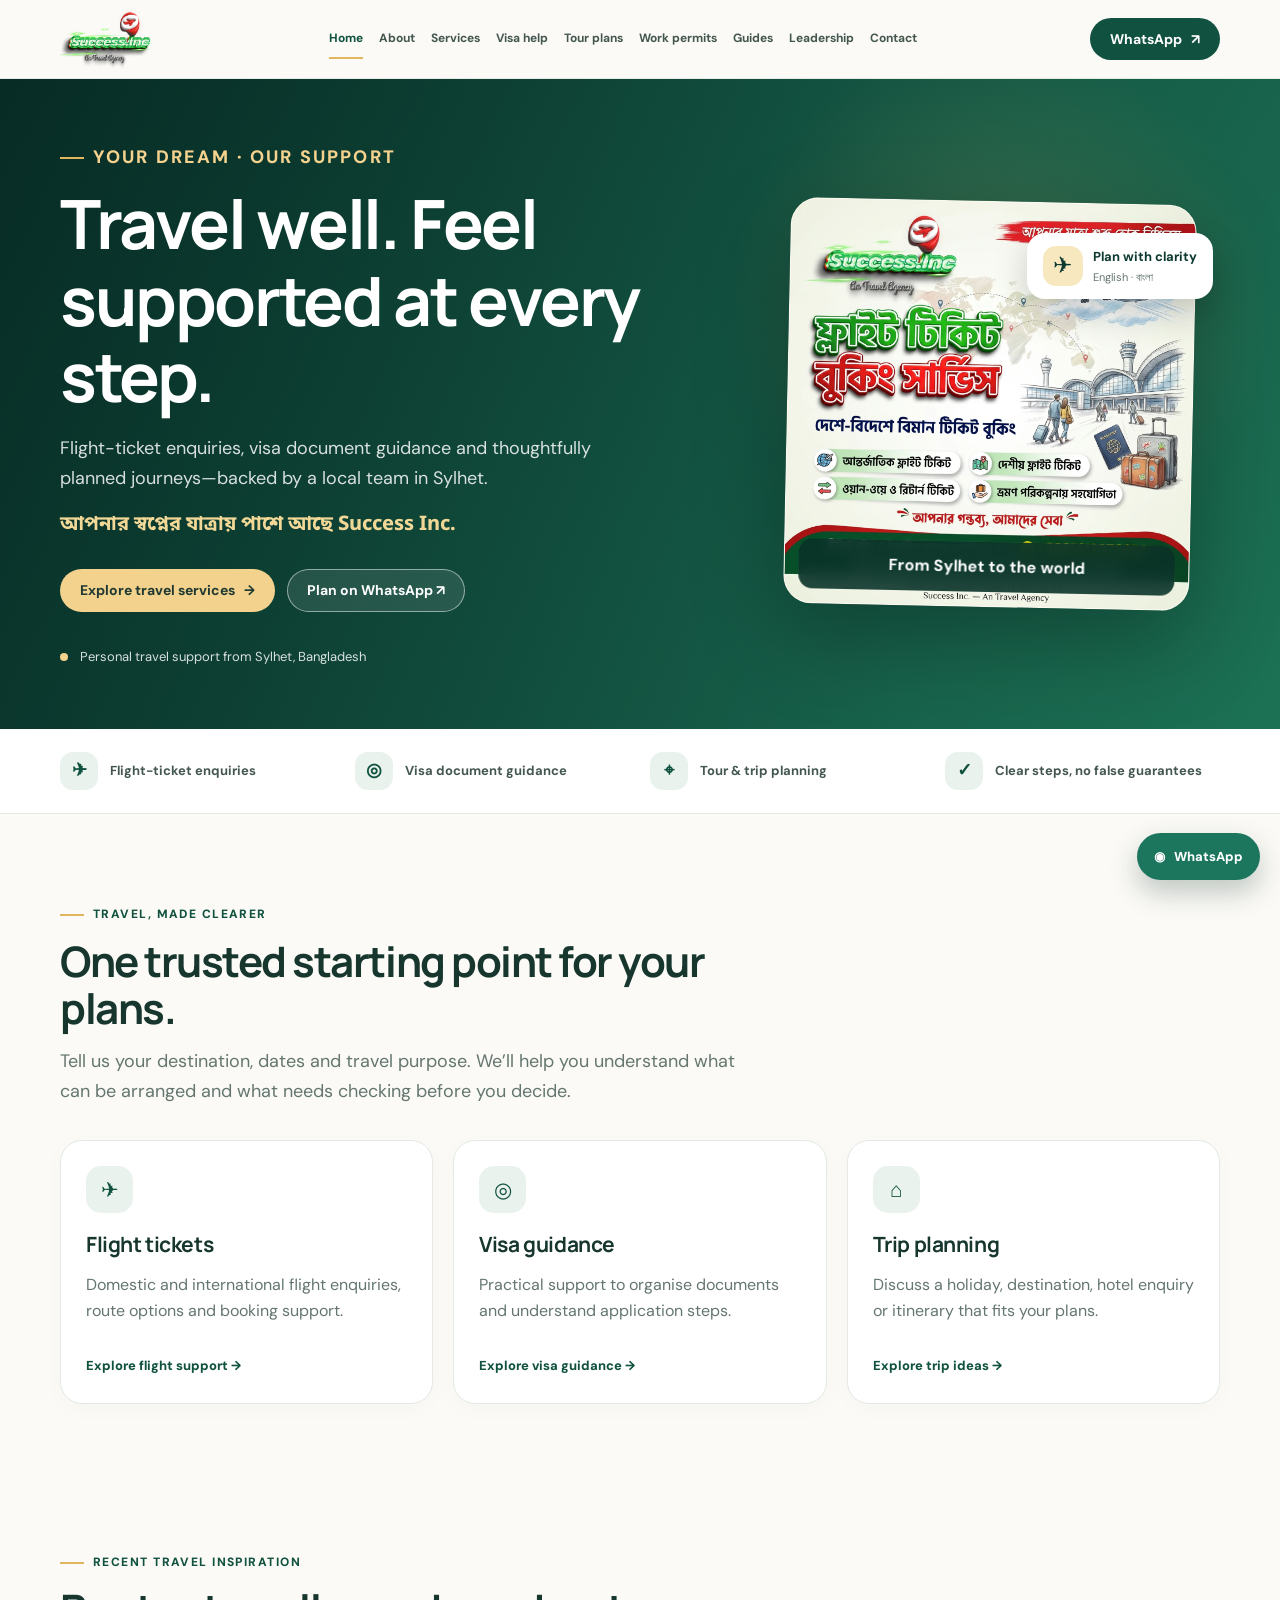
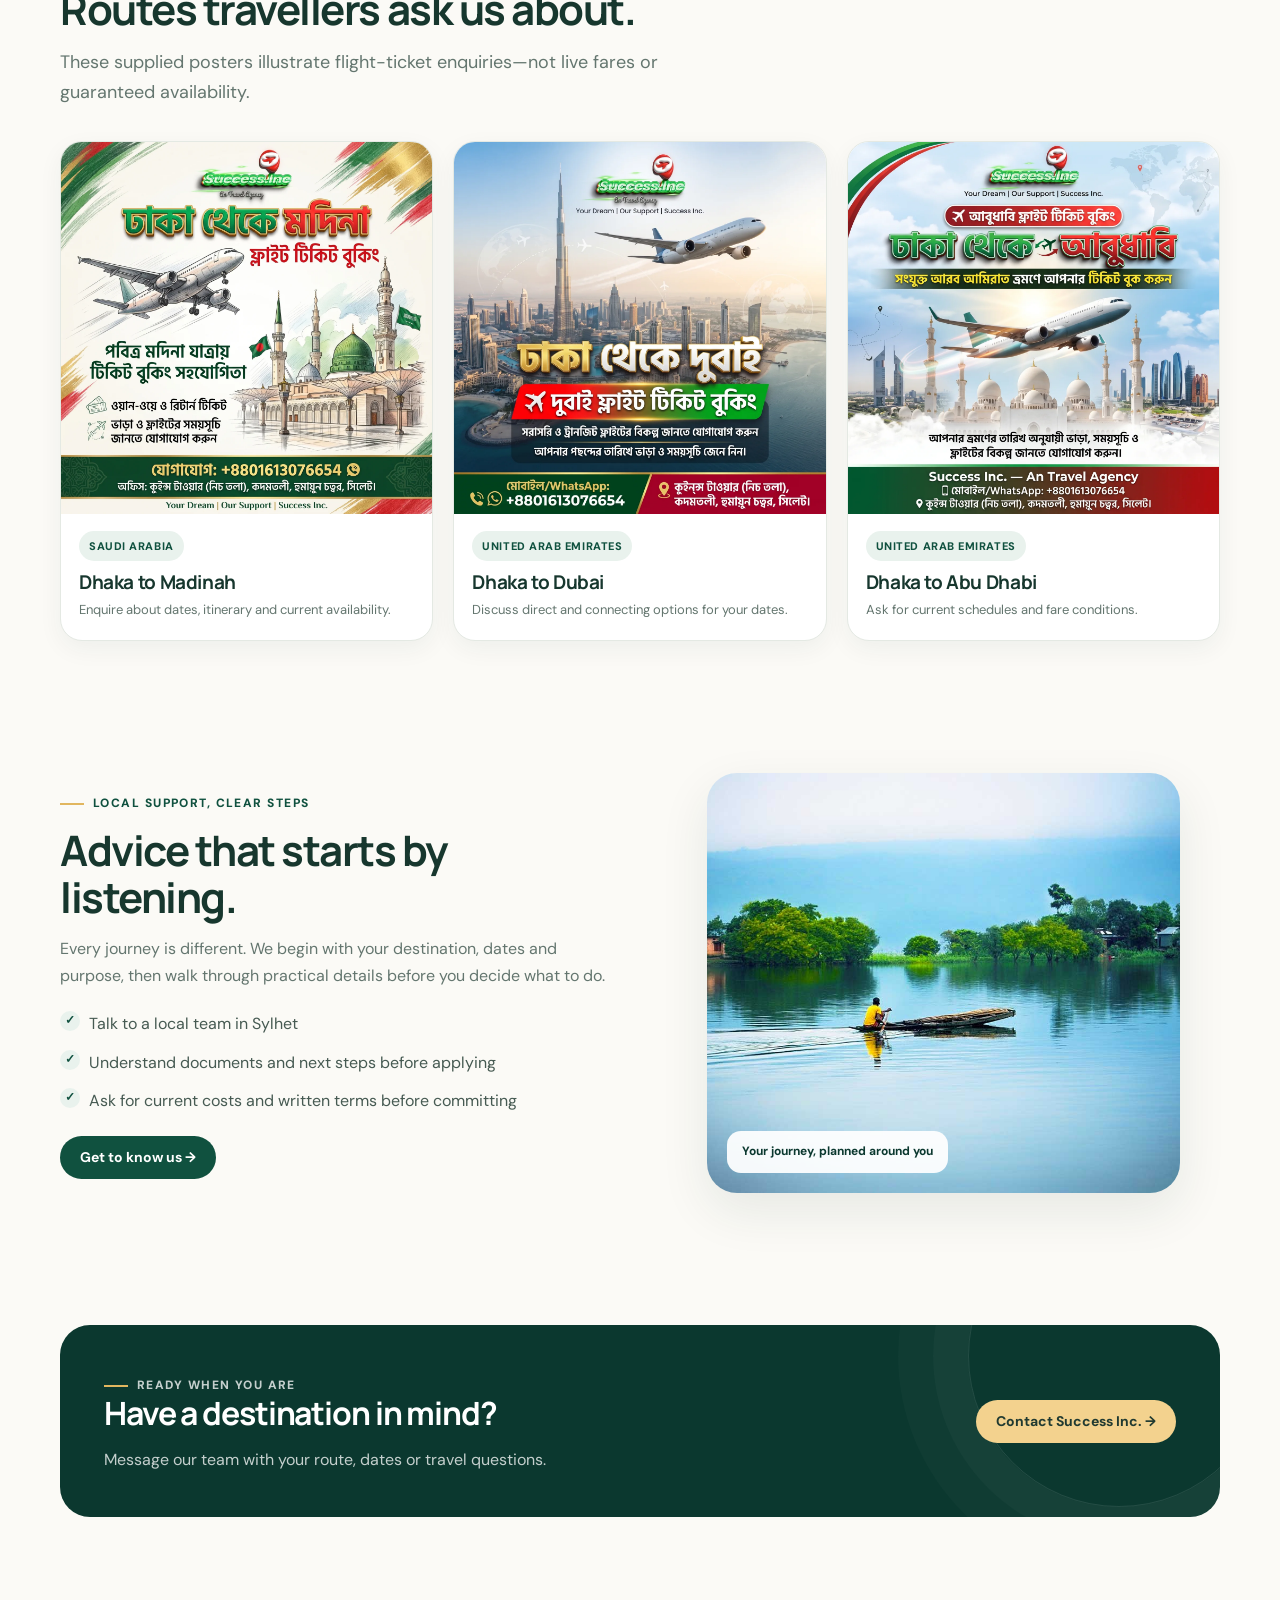
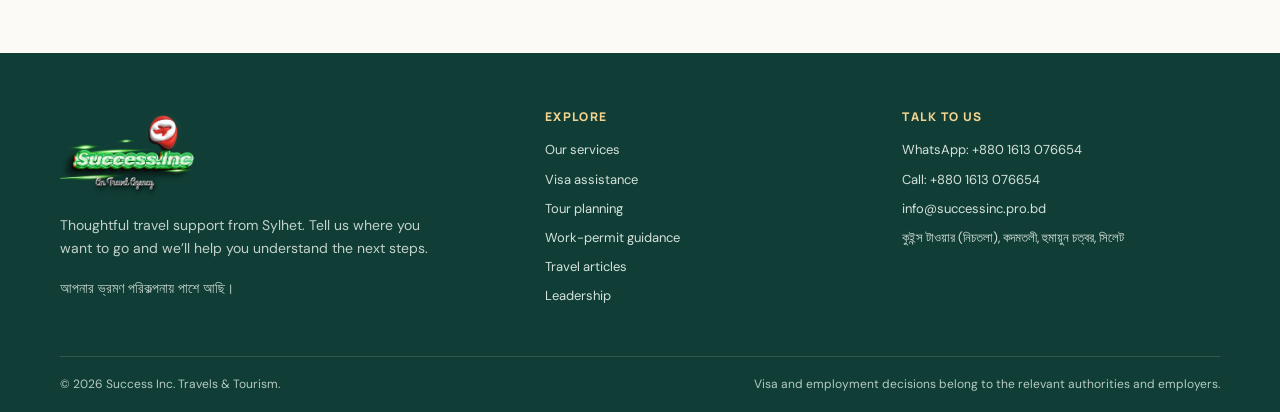
<file: index.html>
<!doctype html>
<html lang="en">
<head>
<meta charset="utf-8"><meta name="viewport" content="width=device-width,initial-scale=1">
<title>Premium travel support in Sylhet | Success Inc. Travels & Tourism</title><meta name="description" content="Plan flights, visa document preparation and thoughtful travel from Sylhet with Success Inc. Travels & Tourism."><meta name="theme-color" content="#0b382f">
<meta property="og:type" content="website"><meta property="og:title" content="Premium travel support in Sylhet | Success Inc. Travels & Tourism"><meta property="og:description" content="Plan flights, visa document preparation and thoughtful travel from Sylhet with Success Inc. Travels & Tourism."><meta property="og:url" content="https://successinc.pro.bd/">
<link rel="icon" type="image/png" href="assets/successinc-favicon.png" sizes="96x96"><link rel="stylesheet" href="assets/site.css"><link rel="canonical" href="https://successinc.pro.bd/">

<meta property="og:site_name" content="Success Inc. Travels &amp; Tourism">
<meta property="og:image" content="https://successinc.pro.bd/assets/successinc-logo.png">
<meta property="og:image:alt" content="Success Inc. Travels &amp; Tourism logo">
<meta property="og:image:type" content="image/png">
<meta name="twitter:card" content="summary_large_image">
<meta name="twitter:title" content="Premium travel support in Sylhet | Success Inc. Travels &amp; Tourism">
<meta name="twitter:description" content="Plan flights, visa document preparation and thoughtful travel from Sylhet with Success Inc. Travels &amp; Tourism.">
<meta name="twitter:image" content="https://successinc.pro.bd/assets/successinc-logo.png">
<meta name="twitter:image:alt" content="Success Inc. Travels &amp; Tourism logo">
</head><body><header class="site-header"><div class="shell nav-row"><a class="brand" href="index.html" aria-label="Success Inc. home"><img class="brand-logo" src="assets/successinc-logo.png" alt="Success Inc. Travels &amp; Tourism · Sylhet" width="1302" height="876"></a><nav class="nav-links" aria-label="Main navigation"><a href="index.html" aria-current="page">Home</a><a href="about.html">About</a><a href="services.html">Services</a><a href="visa-assistance.html">Visa help</a><a href="tour-packages.html">Tour plans</a><a href="work-permit.html">Work permits</a><a href="guides.html">Guides</a><a href="leadership.html">Leadership</a><a href="contact.html">Contact</a></nav><a class="btn nav-contact" href="https://wa.me/8801613076654" target="_blank" rel="noopener">WhatsApp <span aria-hidden="true">↗</span></a><button class="menu-toggle" type="button" data-menu-toggle aria-expanded="false" aria-label="Open navigation menu">☰</button></div><div class="shell"><nav class="mobile-nav" data-mobile-nav aria-label="Mobile navigation"><a href="index.html" aria-current="page">Home</a><a href="about.html">About</a><a href="services.html">Services</a><a href="visa-assistance.html">Visa help</a><a href="tour-packages.html">Tour plans</a><a href="work-permit.html">Work permits</a><a href="guides.html">Guides</a><a href="leadership.html">Leadership</a><a href="contact.html">Contact</a><a href="https://wa.me/8801613076654" target="_blank" rel="noopener">WhatsApp us</a></nav></div></header><main>
<section class="hero hero-premium"><div class="shell hero-layout"><div class="hero-content"><p class="eyebrow">Your Dream · Our Support</p><h1>Travel well. Feel supported at every step.</h1><p>Flight-ticket enquiries, visa document guidance and thoughtfully planned journeys—backed by a local team in Sylhet.</p><p class="hero-bangla" lang="bn">আপনার স্বপ্নের যাত্রায় পাশে আছে Success Inc.</p><div class="hero-actions"><a class="btn" href="services.html">Explore travel services <span aria-hidden="true">→</span></a><a class="btn btn-light" href="https://wa.me/8801613076654?text=Hello%20Success%20Inc.%2C%20I%20would%20like%20to%20plan%20a%20trip." target="_blank" rel="noopener">Plan on WhatsApp ↗</a></div><div class="hero-note"><span></span> Personal travel support from Sylhet, Bangladesh</div></div><div class="hero-visual"><figure class="hero-poster"><img src="assets/posters/flight-general.webp" alt="Success Inc. flight ticket booking and travel support poster" fetchpriority="high"><figcaption>From Sylhet to the world</figcaption></figure><div class="hero-stamp"><span>✈</span><strong>Plan with clarity</strong><small>English · বাংলা</small></div></div></div></section>
<div class="trust-strip"><div class="shell trust-row"><div class="trust-item"><span class="trust-icon">✈</span>Flight-ticket enquiries</div><div class="trust-item"><span class="trust-icon">◎</span>Visa document guidance</div><div class="trust-item"><span class="trust-icon">⌖</span>Tour &amp; trip planning</div><div class="trust-item"><span class="trust-icon">✓</span>Clear steps, no false guarantees</div></div></div>

<section class="section"><div class="shell"><div class="section-head"><p class="eyebrow">Travel, made clearer</p><h2>One trusted starting point for your plans.</h2><p class="lead">Tell us your destination, dates and travel purpose. We’ll help you understand what can be arranged and what needs checking before you decide.</p></div><div class="grid grid-3"><article class="card"><div class="card-icon">✈</div><h3>Flight tickets</h3><p>Domestic and international flight enquiries, route options and booking support.</p><a class="card-link" href="services.html#flights">Explore flight support →</a></article><article class="card"><div class="card-icon">◎</div><h3>Visa guidance</h3><p>Practical support to organise documents and understand application steps.</p><a class="card-link" href="visa-assistance.html">Explore visa guidance →</a></article><article class="card"><div class="card-icon">⌂</div><h3>Trip planning</h3><p>Discuss a holiday, destination, hotel enquiry or itinerary that fits your plans.</p><a class="card-link" href="tour-packages.html">Explore trip ideas →</a></article></div></div></section>
<section class="section-tight"><div class="shell"><div class="section-head"><p class="eyebrow">Recent travel inspiration</p><h2>Routes travellers ask us about.</h2><p class="lead">These supplied posters illustrate flight-ticket enquiries—not live fares or guaranteed availability.</p></div><div class="poster-grid poster-grid-three"><figure class="poster-card"><a class="poster-thumb" href="assets/posters/flight-madina.webp" target="_blank" rel="noopener" aria-label="Open full poster: Bangla flight ticket poster for travel from Dhaka to Madinah."><img src="assets/posters/flight-madina.webp" alt="Bangla flight ticket poster for travel from Dhaka to Madinah." loading="lazy" decoding="async"></a><figcaption><span class="tag">Saudi Arabia</span><h3>Dhaka to Madinah</h3><p>Enquire about dates, itinerary and current availability.</p></figcaption></figure><figure class="poster-card"><a class="poster-thumb" href="assets/posters/flight-dubai.webp" target="_blank" rel="noopener" aria-label="Open full poster: Bangla flight booking poster for Dhaka to Dubai."><img src="assets/posters/flight-dubai.webp" alt="Bangla flight booking poster for Dhaka to Dubai." loading="lazy" decoding="async"></a><figcaption><span class="tag">United Arab Emirates</span><h3>Dhaka to Dubai</h3><p>Discuss direct and connecting options for your dates.</p></figcaption></figure><figure class="poster-card"><a class="poster-thumb" href="assets/posters/flight-abudhabi.webp" target="_blank" rel="noopener" aria-label="Open full poster: Bangla flight booking poster for Dhaka to Abu Dhabi."><img src="assets/posters/flight-abudhabi.webp" alt="Bangla flight booking poster for Dhaka to Abu Dhabi." loading="lazy" decoding="async"></a><figcaption><span class="tag">United Arab Emirates</span><h3>Dhaka to Abu Dhabi</h3><p>Ask for current schedules and fare conditions.</p></figcaption></figure></div></div></section>
<section class="section-tight"><div class="shell split"><div><p class="eyebrow">Local support, clear steps</p><h2>Advice that starts by listening.</h2><p>Every journey is different. We begin with your destination, dates and purpose, then walk through practical details before you decide what to do.</p><ul class="check-list"><li>Talk to a local team in Sylhet</li><li>Understand documents and next steps before applying</li><li>Ask for current costs and written terms before committing</li></ul><a class="btn" href="about.html">Get to know us →</a></div><figure class="photo-frame"><img src="assets/travel-01.jpg" alt="A peaceful waterside landscape in Bangladesh" loading="lazy"><figcaption class="photo-caption">Your journey, planned around you</figcaption></figure></div></section>
<section class="section-tight"><div class="shell"><div class="cta-band"><div><p class="eyebrow">Ready when you are</p><h2>Have a destination in mind?</h2><p>Message our team with your route, dates or travel questions.</p></div><a class="btn" href="contact.html">Contact Success Inc. →</a></div></div></section>
</main><footer class="site-footer"><div class="shell footer-main"><div><a class="brand footer-brand" href="index.html"><img class="brand-logo" src="assets/successinc-logo.png" alt="Success Inc. Travels &amp; Tourism · Sylhet" width="1302" height="876"></a><div class="spacer-12"></div><p>Thoughtful travel support from Sylhet. Tell us where you want to go and we’ll help you understand the next steps.</p><p class="small">আপনার ভ্রমণ পরিকল্পনায় পাশে আছি।</p></div><div><h2 class="footer-title">Explore</h2><div class="footer-links"><a href="services.html">Our services</a><a href="visa-assistance.html">Visa assistance</a><a href="tour-packages.html">Tour planning</a><a href="work-permit.html">Work-permit guidance</a><a href="guides.html">Travel articles</a><a href="leadership.html">Leadership</a></div></div><div><h2 class="footer-title">Talk to us</h2><div class="footer-links"><a href="https://wa.me/8801613076654" target="_blank" rel="noopener">WhatsApp: +880 1613 076654</a><a href="tel:+8801613076654">Call: +880 1613 076654</a><a href="mailto:info@successinc.pro.bd">info@successinc.pro.bd</a><a href="https://www.google.com/maps/place/VVHG%2B7W3,+R250,+Sylhet/@24.8785028,91.8762551,17z/data=!4m14!1m7!3m6!1s0x3751ab287c9b7def:0x51dc8ef9a80bb58e!2sSundarban+Courier+Service+pvt.+Ltd.+Sylhet+Divison+Office!8m2!3d24.8764714!4d91.87569!16s%2Fg%2F11f29xq1v4!3m5!1s0x3751ab25b1432a8d:0x5da0b63353987e6a!8m2!3d24.8780617!4d91.8773057!16s%2Fg%2F11c4xj2r94?hl=en&entry=ttu&g_ep=EgoyMDI2MTAyNy4wIKXMDSoASAFQAw%3D%3D" target="_blank" rel="noopener">কুইন্স টাওয়ার (নিচতলা), কদমতলী, হুমায়ুন চত্বর, সিলেট</a></div></div></div><div class="shell footer-bottom"><span>© <span data-year>2026</span> Success Inc. Travels &amp; Tourism.</span><span>Visa and employment decisions belong to the relevant authorities and employers.</span></div></footer><a class="wa-float" href="https://wa.me/8801613076654" target="_blank" rel="noopener" aria-label="Chat with Success Inc. on WhatsApp"><span aria-hidden="true">◉</span><span>WhatsApp</span></a><script src="assets/site.js" defer></script></body></html>
</file>
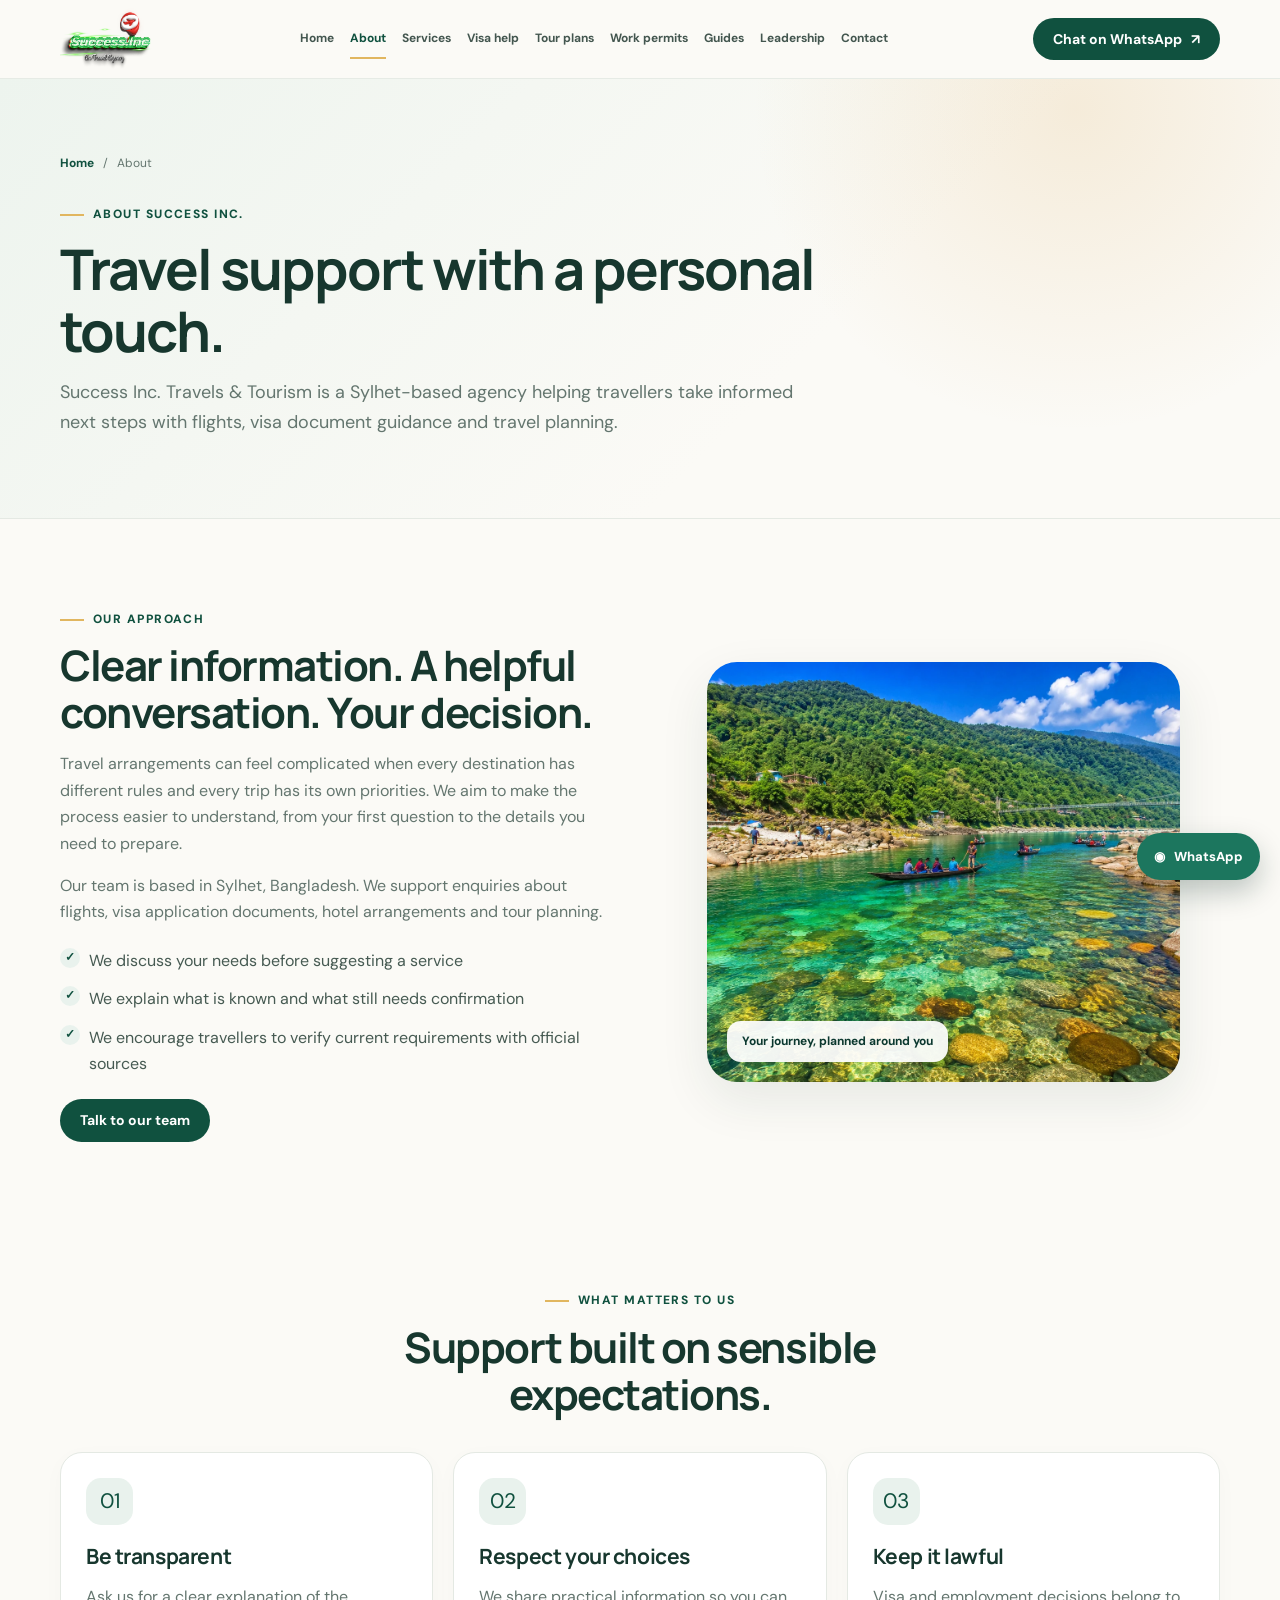
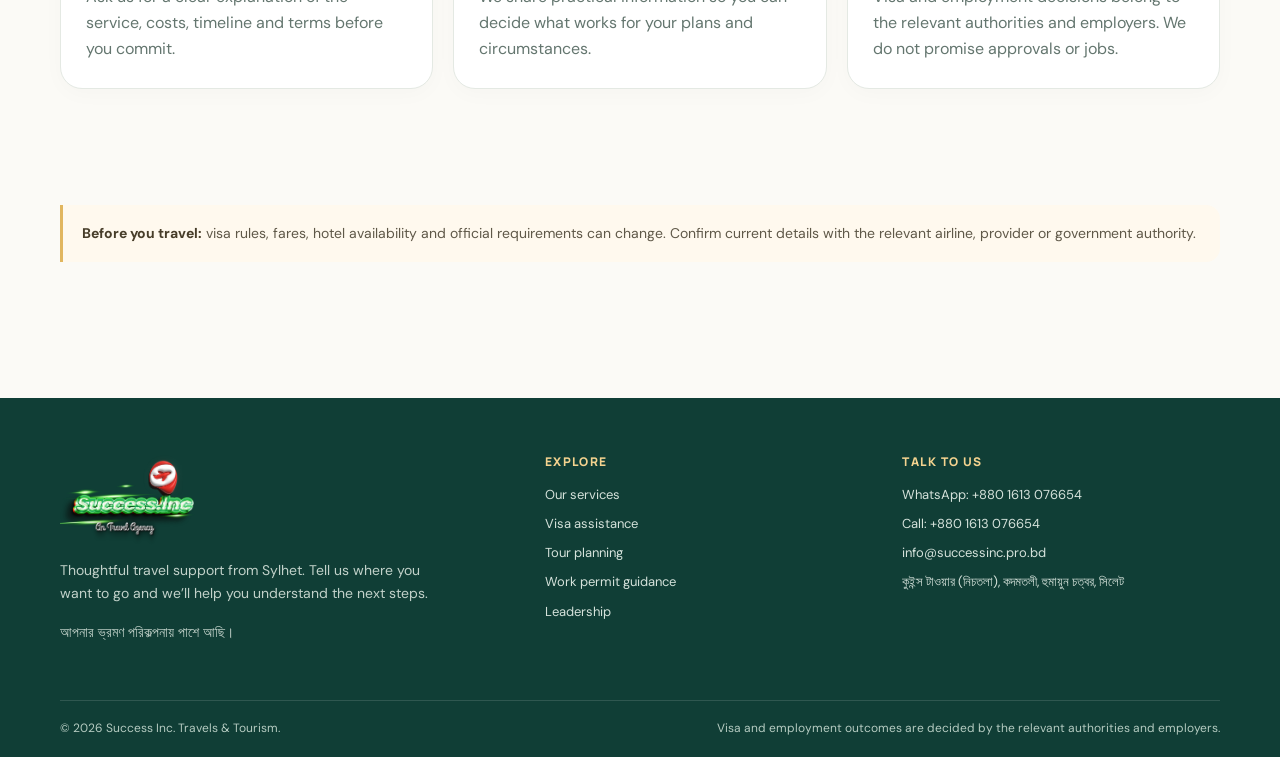
<file: about.html>
<!doctype html>
<html lang="en">
<head>
<meta charset="utf-8"><meta name="viewport" content="width=device-width,initial-scale=1">
<title>About our Sylhet-based travel agency | Success Inc. Travels &amp; Tourism</title>
<meta name="description" content="Get to know Success Inc. Travels & Tourism and our practical, traveller-first approach to planning.">
<meta name="theme-color" content="#0b382f">
<link rel="icon" type="image/png" href="assets/successinc-favicon.png" sizes="96x96">
<link rel="stylesheet" href="assets/site.css">
<link rel="canonical" href="https://successinc.pro.bd/about.html">

<meta property="og:type" content="website">
<meta property="og:site_name" content="Success Inc. Travels &amp; Tourism">
<meta property="og:title" content="About our Sylhet-based travel agency | Success Inc. Travels &amp; Tourism">
<meta property="og:description" content="Get to know Success Inc. Travels &amp; Tourism and our practical, traveller-first approach to planning.">
<meta property="og:url" content="https://successinc.pro.bd/about.html">
<meta property="og:image" content="https://successinc.pro.bd/assets/successinc-logo.png">
<meta property="og:image:alt" content="Success Inc. Travels &amp; Tourism logo">
<meta property="og:image:type" content="image/png">
<meta name="twitter:card" content="summary_large_image">
<meta name="twitter:title" content="About our Sylhet-based travel agency | Success Inc. Travels &amp; Tourism">
<meta name="twitter:description" content="Get to know Success Inc. Travels &amp; Tourism and our practical, traveller-first approach to planning.">
<meta name="twitter:image" content="https://successinc.pro.bd/assets/successinc-logo.png">
<meta name="twitter:image:alt" content="Success Inc. Travels &amp; Tourism logo">
</head>
<body>
<header class="site-header"><div class="shell nav-row"><a class="brand" href="index.html" aria-label="Success Inc. home"><img class="brand-logo" src="assets/successinc-logo.png" alt="Success Inc. Travels &amp; Tourism · Sylhet" width="1302" height="876"></a><nav class="nav-links" aria-label="Main navigation"><a href="index.html">Home</a><a href="about.html" aria-current="page">About</a><a href="services.html">Services</a><a href="visa-assistance.html">Visa help</a><a href="tour-packages.html">Tour plans</a><a href="work-permit.html">Work permits</a><a href="guides.html">Guides</a><a href="leadership.html">Leadership</a><a href="contact.html">Contact</a></nav><a class="btn nav-contact" href="https://wa.me/8801613076654" target="_blank" rel="noopener">Chat on WhatsApp <span aria-hidden="true">↗</span></a><button class="menu-toggle" type="button" data-menu-toggle aria-expanded="false" aria-label="Open navigation menu">☰</button></div><div class="shell"><nav class="mobile-nav" data-mobile-nav aria-label="Mobile navigation"><a href="index.html">Home</a><a href="about.html" aria-current="page">About</a><a href="services.html">Services</a><a href="visa-assistance.html">Visa help</a><a href="tour-packages.html">Tour plans</a><a href="work-permit.html">Work permits</a><a href="guides.html">Guides</a><a href="leadership.html">Leadership</a><a href="contact.html">Contact</a><a href="https://wa.me/8801613076654" target="_blank" rel="noopener">WhatsApp us</a></nav></div></header>
<section class="page-banner"><div class="shell"><div class="breadcrumb"><a href="index.html">Home</a> &nbsp; / &nbsp; About</div><p class="eyebrow">About Success Inc.</p><h1>Travel support with a personal touch.</h1><p class="lead">Success Inc. Travels & Tourism is a Sylhet-based agency helping travellers take informed next steps with flights, visa document guidance and travel planning.</p></div></section>
<main><section class="section"><div class="shell split"><div><p class="eyebrow">Our approach</p><h2>Clear information. A helpful conversation. Your decision.</h2><p>Travel arrangements can feel complicated when every destination has different rules and every trip has its own priorities. We aim to make the process easier to understand, from your first question to the details you need to prepare.</p><p>Our team is based in Sylhet, Bangladesh. We support enquiries about flights, visa application documents, hotel arrangements and tour planning.</p><ul class="check-list"><li>We discuss your needs before suggesting a service</li><li>We explain what is known and what still needs confirmation</li><li>We encourage travellers to verify current requirements with official sources</li></ul><a class="btn" href="contact.html">Talk to our team</a></div><figure class="photo-frame"><img src="assets/travel-02.webp" alt="A clear river flowing between green hills"><figcaption class="photo-caption">Your journey, planned around you</figcaption></figure></div></section><section class="section-tight"><div class="shell"><div class="section-head center"><p class="eyebrow">What matters to us</p><h2>Support built on sensible expectations.</h2></div><div class="grid grid-3"><article class="card"><div class="card-icon">01</div><h3>Be transparent</h3><p>Ask us for a clear explanation of the service, costs, timeline and terms before you commit.</p></article><article class="card"><div class="card-icon">02</div><h3>Respect your choices</h3><p>We share practical information so you can decide what works for your plans and circumstances.</p></article><article class="card"><div class="card-icon">03</div><h3>Keep it lawful</h3><p>Visa and employment decisions belong to the relevant authorities and employers. We do not promise approvals or jobs.</p></article></div></div></section><section class="section-tight"><div class="shell"><div class="note"><strong>Before you travel:</strong> visa rules, fares, hotel availability and official requirements can change. Confirm current details with the relevant airline, provider or government authority.</div></div></section></main>
<footer class="site-footer"><div class="shell footer-main"><div><a class="brand footer-brand" href="index.html"><img class="brand-logo" src="assets/successinc-logo.png" alt="Success Inc. Travels &amp; Tourism · Sylhet" width="1302" height="876"></a><div class="spacer-12"></div><p>Thoughtful travel support from Sylhet. Tell us where you want to go and we’ll help you understand the next steps.</p><p class="small">আপনার ভ্রমণ পরিকল্পনায় পাশে আছি।</p></div><div><h2 class="footer-title">Explore</h2><div class="footer-links"><a href="services.html">Our services</a><a href="visa-assistance.html">Visa assistance</a><a href="tour-packages.html">Tour planning</a><a href="work-permit.html">Work permit guidance</a><a href="leadership.html">Leadership</a></div></div><div><h2 class="footer-title">Talk to us</h2><div class="footer-links"><a href="https://wa.me/8801613076654" target="_blank" rel="noopener">WhatsApp: +880 1613 076654</a><a href="tel:+8801613076654">Call: +880 1613 076654</a><a href="mailto:info@successinc.pro.bd">info@successinc.pro.bd</a><a href="contact.html">কুইন্স টাওয়ার (নিচতলা), কদমতলী, হুমায়ুন চত্বর, সিলেট</a></div></div></div><div class="shell footer-bottom"><span>© <span data-year>2026</span> Success Inc. Travels &amp; Tourism.</span><span>Visa and employment outcomes are decided by the relevant authorities and employers.</span></div></footer>
<a class="wa-float" href="https://wa.me/8801613076654" target="_blank" rel="noopener" aria-label="Chat with Success Inc. on WhatsApp"><span aria-hidden="true">◉</span><span>WhatsApp</span></a>
<script src="assets/site.js" defer></script>
</body></html>
</file>
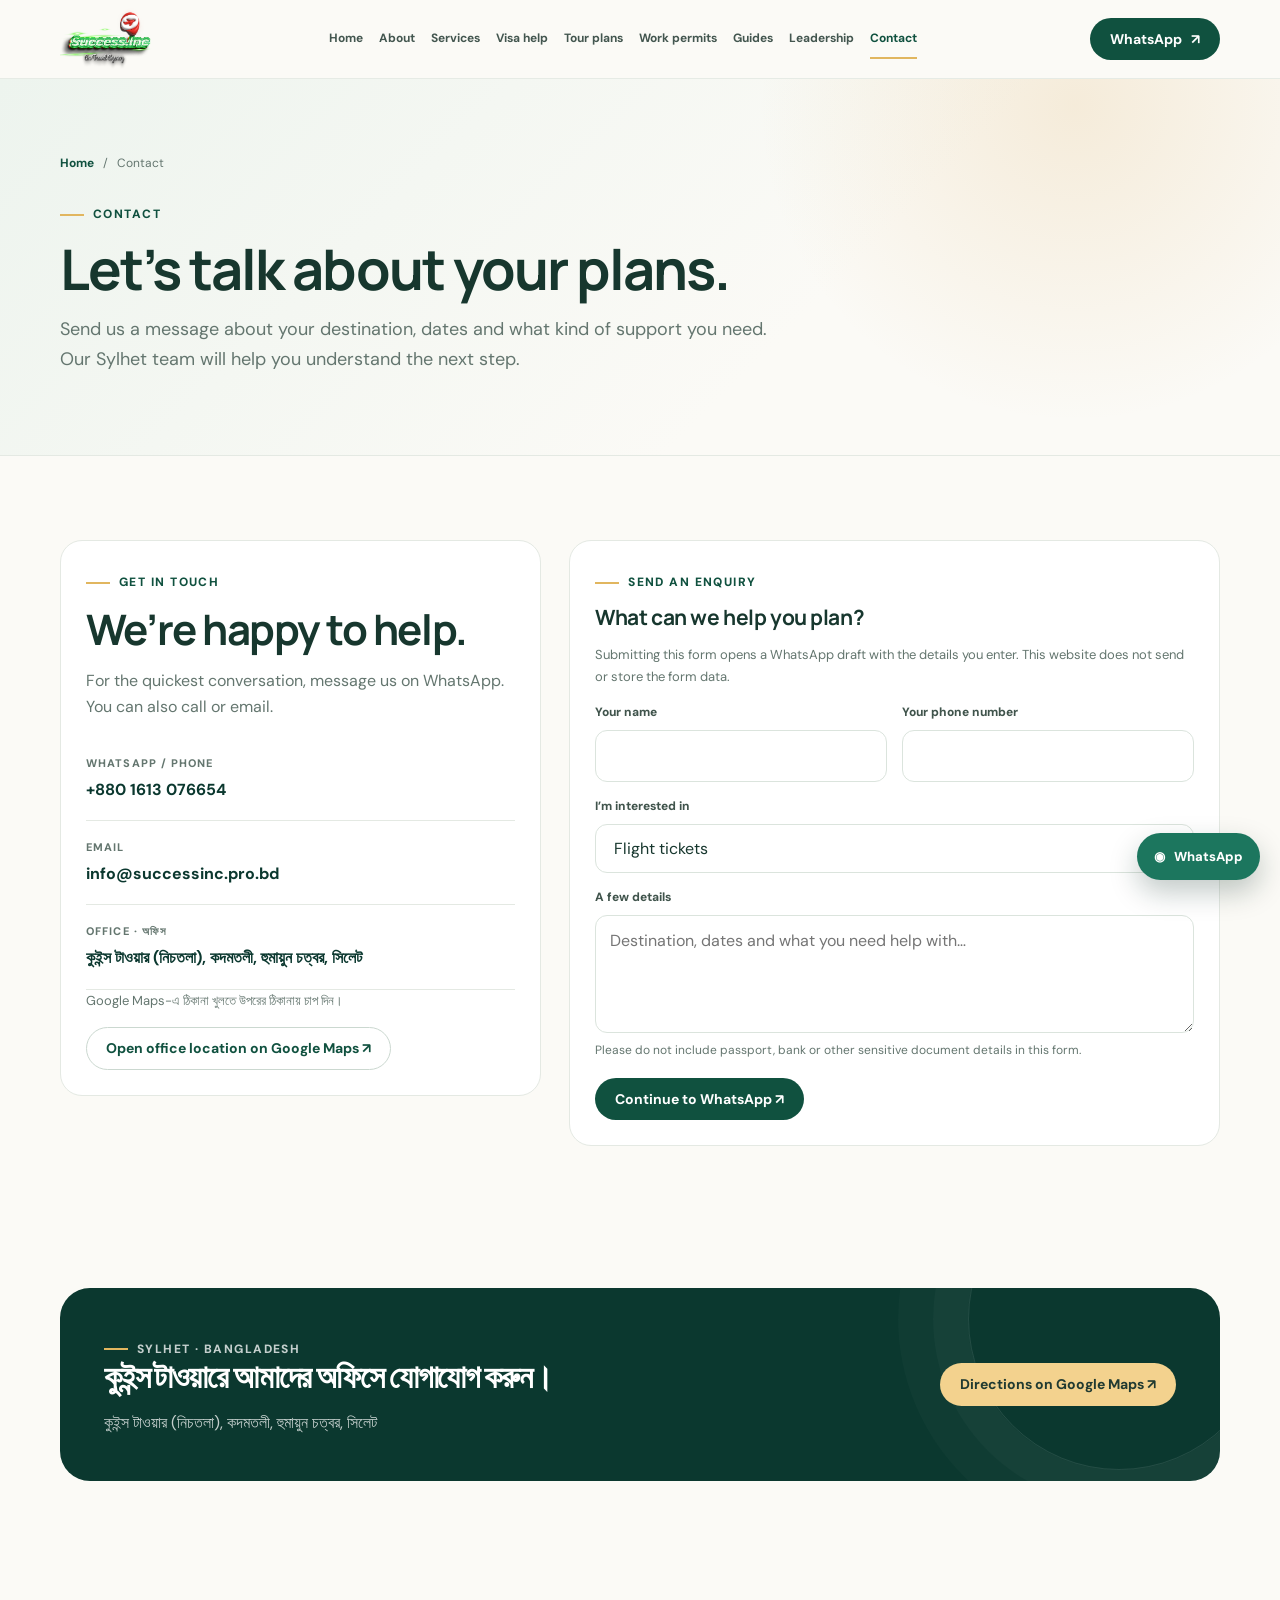
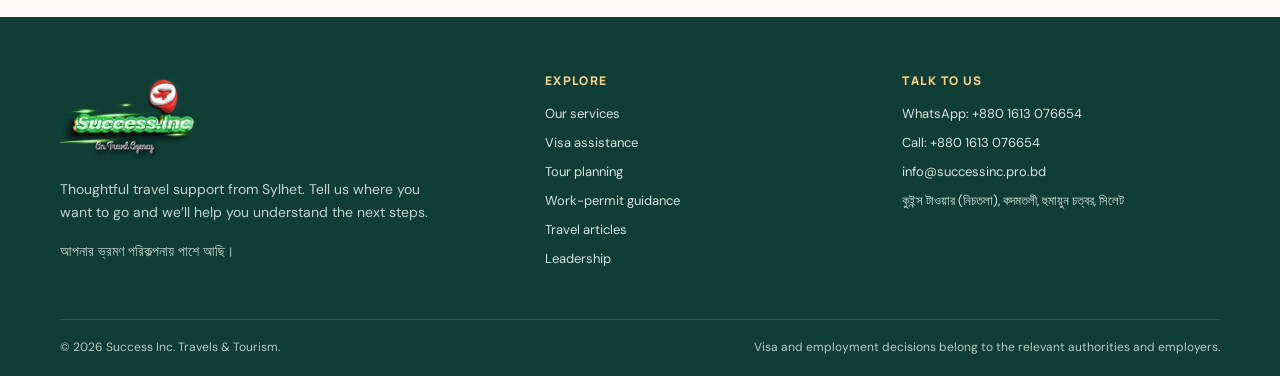
<file: contact.html>
<!doctype html>
<html lang="en">
<head>
<meta charset="utf-8"><meta name="viewport" content="width=device-width,initial-scale=1">
<title>Contact Success Inc. Travels & Tourism | Sylhet</title><meta name="description" content="Contact Success Inc. in Sylhet by WhatsApp, phone or email to discuss flight tickets, visa guidance and travel planning."><meta name="theme-color" content="#0b382f">
<meta property="og:type" content="website"><meta property="og:title" content="Contact Success Inc. Travels & Tourism | Sylhet"><meta property="og:description" content="Contact Success Inc. in Sylhet by WhatsApp, phone or email to discuss flight tickets, visa guidance and travel planning."><meta property="og:url" content="https://successinc.pro.bd/contact.html">
<link rel="icon" type="image/png" href="assets/successinc-favicon.png" sizes="96x96"><link rel="stylesheet" href="assets/site.css"><link rel="canonical" href="https://successinc.pro.bd/contact.html">

<meta property="og:site_name" content="Success Inc. Travels &amp; Tourism">
<meta property="og:image" content="https://successinc.pro.bd/assets/successinc-logo.png">
<meta property="og:image:alt" content="Success Inc. Travels &amp; Tourism logo">
<meta property="og:image:type" content="image/png">
<meta name="twitter:card" content="summary_large_image">
<meta name="twitter:title" content="Contact Success Inc. Travels &amp; Tourism | Sylhet">
<meta name="twitter:description" content="Contact Success Inc. in Sylhet by WhatsApp, phone or email to discuss flight tickets, visa guidance and travel planning.">
<meta name="twitter:image" content="https://successinc.pro.bd/assets/successinc-logo.png">
<meta name="twitter:image:alt" content="Success Inc. Travels &amp; Tourism logo">
</head><body><header class="site-header"><div class="shell nav-row"><a class="brand" href="index.html" aria-label="Success Inc. home"><img class="brand-logo" src="assets/successinc-logo.png" alt="Success Inc. Travels &amp; Tourism · Sylhet" width="1302" height="876"></a><nav class="nav-links" aria-label="Main navigation"><a href="index.html">Home</a><a href="about.html">About</a><a href="services.html">Services</a><a href="visa-assistance.html">Visa help</a><a href="tour-packages.html">Tour plans</a><a href="work-permit.html">Work permits</a><a href="guides.html">Guides</a><a href="leadership.html">Leadership</a><a href="contact.html" aria-current="page">Contact</a></nav><a class="btn nav-contact" href="https://wa.me/8801613076654" target="_blank" rel="noopener">WhatsApp <span aria-hidden="true">↗</span></a><button class="menu-toggle" type="button" data-menu-toggle aria-expanded="false" aria-label="Open navigation menu">☰</button></div><div class="shell"><nav class="mobile-nav" data-mobile-nav aria-label="Mobile navigation"><a href="index.html">Home</a><a href="about.html">About</a><a href="services.html">Services</a><a href="visa-assistance.html">Visa help</a><a href="tour-packages.html">Tour plans</a><a href="work-permit.html">Work permits</a><a href="guides.html">Guides</a><a href="leadership.html">Leadership</a><a href="contact.html" aria-current="page">Contact</a><a href="https://wa.me/8801613076654" target="_blank" rel="noopener">WhatsApp us</a></nav></div></header><section class="page-banner"><div class="shell"><div class="breadcrumb"><a href="index.html">Home</a> &nbsp; / &nbsp; Contact</div><p class="eyebrow">Contact</p><h1>Let’s talk about your plans.</h1><p class="lead">Send us a message about your destination, dates and what kind of support you need. Our Sylhet team will help you understand the next step.</p></div></section><main><section class="section"><div class="shell contact-layout"><div class="contact-card"><p class="eyebrow">Get in touch</p><h2>We’re happy to help.</h2><p>For the quickest conversation, message us on WhatsApp. You can also call or email.</p><div class="contact-line"><span class="contact-label">WhatsApp / Phone</span><a class="contact-value" href="https://wa.me/8801613076654" target="_blank" rel="noopener">+880 1613 076654</a></div><div class="contact-line"><span class="contact-label">Email</span><a class="contact-value" href="mailto:info@successinc.pro.bd">info@successinc.pro.bd</a></div><div class="contact-line"><span class="contact-label">Office · অফিস</span><a class="contact-value" href="https://www.google.com/maps/place/VVHG%2B7W3,+R250,+Sylhet/@24.8785028,91.8762551,17z/data=!4m14!1m7!3m6!1s0x3751ab287c9b7def:0x51dc8ef9a80bb58e!2sSundarban+Courier+Service+pvt.+Ltd.+Sylhet+Divison+Office!8m2!3d24.8764714!4d91.87569!16s%2Fg%2F11f29xq1v4!3m5!1s0x3751ab25b1432a8d:0x5da0b63353987e6a!8m2!3d24.8780617!4d91.8773057!16s%2Fg%2F11c4xj2r94?hl=en&entry=ttu&g_ep=EgoyMDI2MTAyNy4wIKXMDSoASAFQAw%3D%3D" target="_blank" rel="noopener">কুইন্স টাওয়ার (নিচতলা), কদমতলী, হুমায়ুন চত্বর, সিলেট</a></div><p class="small muted">Google Maps-এ ঠিকানা খুলতে উপরের ঠিকানায় চাপ দিন।</p><a class="btn btn-outline" href="https://www.google.com/maps/place/VVHG%2B7W3,+R250,+Sylhet/@24.8785028,91.8762551,17z/data=!4m14!1m7!3m6!1s0x3751ab287c9b7def:0x51dc8ef9a80bb58e!2sSundarban+Courier+Service+pvt.+Ltd.+Sylhet+Divison+Office!8m2!3d24.8764714!4d91.87569!16s%2Fg%2F11f29xq1v4!3m5!1s0x3751ab25b1432a8d:0x5da0b63353987e6a!8m2!3d24.8780617!4d91.8773057!16s%2Fg%2F11c4xj2r94?hl=en&entry=ttu&g_ep=EgoyMDI2MTAyNy4wIKXMDSoASAFQAw%3D%3D" target="_blank" rel="noopener">Open office location on Google Maps ↗</a></div><div class="contact-card"><p class="eyebrow">Send an enquiry</p><h3>What can we help you plan?</h3><p class="small">Submitting this form opens a WhatsApp draft with the details you enter. This website does not send or store the form data.</p><form id="inquiry-form"><div class="form-grid"><div class="field"><label for="name">Your name</label><input id="name" name="name" autocomplete="name" required></div><div class="field"><label for="phone">Your phone number</label><input id="phone" name="phone" autocomplete="tel" inputmode="tel"></div><div class="field field-full"><label for="service">I’m interested in</label><select id="service" name="service"><option>Flight tickets</option><option>Visa document guidance</option><option>Tour planning</option><option>Hotel arrangements</option><option>Work-permit enquiry</option><option>Other travel question</option></select></div><div class="field field-full"><label for="message">A few details</label><textarea id="message" name="message" placeholder="Destination, dates and what you need help with…" required></textarea></div></div><p class="form-hint">Please do not include passport, bank or other sensitive document details in this form.</p><button class="btn" type="submit">Continue to WhatsApp ↗</button></form></div></div></section><section class="section-tight"><div class="shell"><div class="cta-band"><div><p class="eyebrow">Sylhet · Bangladesh</p><h2>কুইন্স টাওয়ারে আমাদের অফিসে যোগাযোগ করুন।</h2><p>কুইন্স টাওয়ার (নিচতলা), কদমতলী, হুমায়ুন চত্বর, সিলেট</p></div><a class="btn" href="https://www.google.com/maps/place/VVHG%2B7W3,+R250,+Sylhet/@24.8785028,91.8762551,17z/data=!4m14!1m7!3m6!1s0x3751ab287c9b7def:0x51dc8ef9a80bb58e!2sSundarban+Courier+Service+pvt.+Ltd.+Sylhet+Divison+Office!8m2!3d24.8764714!4d91.87569!16s%2Fg%2F11f29xq1v4!3m5!1s0x3751ab25b1432a8d:0x5da0b63353987e6a!8m2!3d24.8780617!4d91.8773057!16s%2Fg%2F11c4xj2r94?hl=en&entry=ttu&g_ep=EgoyMDI2MTAyNy4wIKXMDSoASAFQAw%3D%3D" target="_blank" rel="noopener">Directions on Google Maps ↗</a></div></div></section></main><footer class="site-footer"><div class="shell footer-main"><div><a class="brand footer-brand" href="index.html"><img class="brand-logo" src="assets/successinc-logo.png" alt="Success Inc. Travels &amp; Tourism · Sylhet" width="1302" height="876"></a><div class="spacer-12"></div><p>Thoughtful travel support from Sylhet. Tell us where you want to go and we’ll help you understand the next steps.</p><p class="small">আপনার ভ্রমণ পরিকল্পনায় পাশে আছি।</p></div><div><h2 class="footer-title">Explore</h2><div class="footer-links"><a href="services.html">Our services</a><a href="visa-assistance.html">Visa assistance</a><a href="tour-packages.html">Tour planning</a><a href="work-permit.html">Work-permit guidance</a><a href="guides.html">Travel articles</a><a href="leadership.html">Leadership</a></div></div><div><h2 class="footer-title">Talk to us</h2><div class="footer-links"><a href="https://wa.me/8801613076654" target="_blank" rel="noopener">WhatsApp: +880 1613 076654</a><a href="tel:+8801613076654">Call: +880 1613 076654</a><a href="mailto:info@successinc.pro.bd">info@successinc.pro.bd</a><a href="https://www.google.com/maps/place/VVHG%2B7W3,+R250,+Sylhet/@24.8785028,91.8762551,17z/data=!4m14!1m7!3m6!1s0x3751ab287c9b7def:0x51dc8ef9a80bb58e!2sSundarban+Courier+Service+pvt.+Ltd.+Sylhet+Divison+Office!8m2!3d24.8764714!4d91.87569!16s%2Fg%2F11f29xq1v4!3m5!1s0x3751ab25b1432a8d:0x5da0b63353987e6a!8m2!3d24.8780617!4d91.8773057!16s%2Fg%2F11c4xj2r94?hl=en&entry=ttu&g_ep=EgoyMDI2MTAyNy4wIKXMDSoASAFQAw%3D%3D" target="_blank" rel="noopener">কুইন্স টাওয়ার (নিচতলা), কদমতলী, হুমায়ুন চত্বর, সিলেট</a></div></div></div><div class="shell footer-bottom"><span>© <span data-year>2026</span> Success Inc. Travels &amp; Tourism.</span><span>Visa and employment decisions belong to the relevant authorities and employers.</span></div></footer><a class="wa-float" href="https://wa.me/8801613076654" target="_blank" rel="noopener" aria-label="Chat with Success Inc. on WhatsApp"><span aria-hidden="true">◉</span><span>WhatsApp</span></a><script src="assets/site.js" defer></script></body></html>
</file>
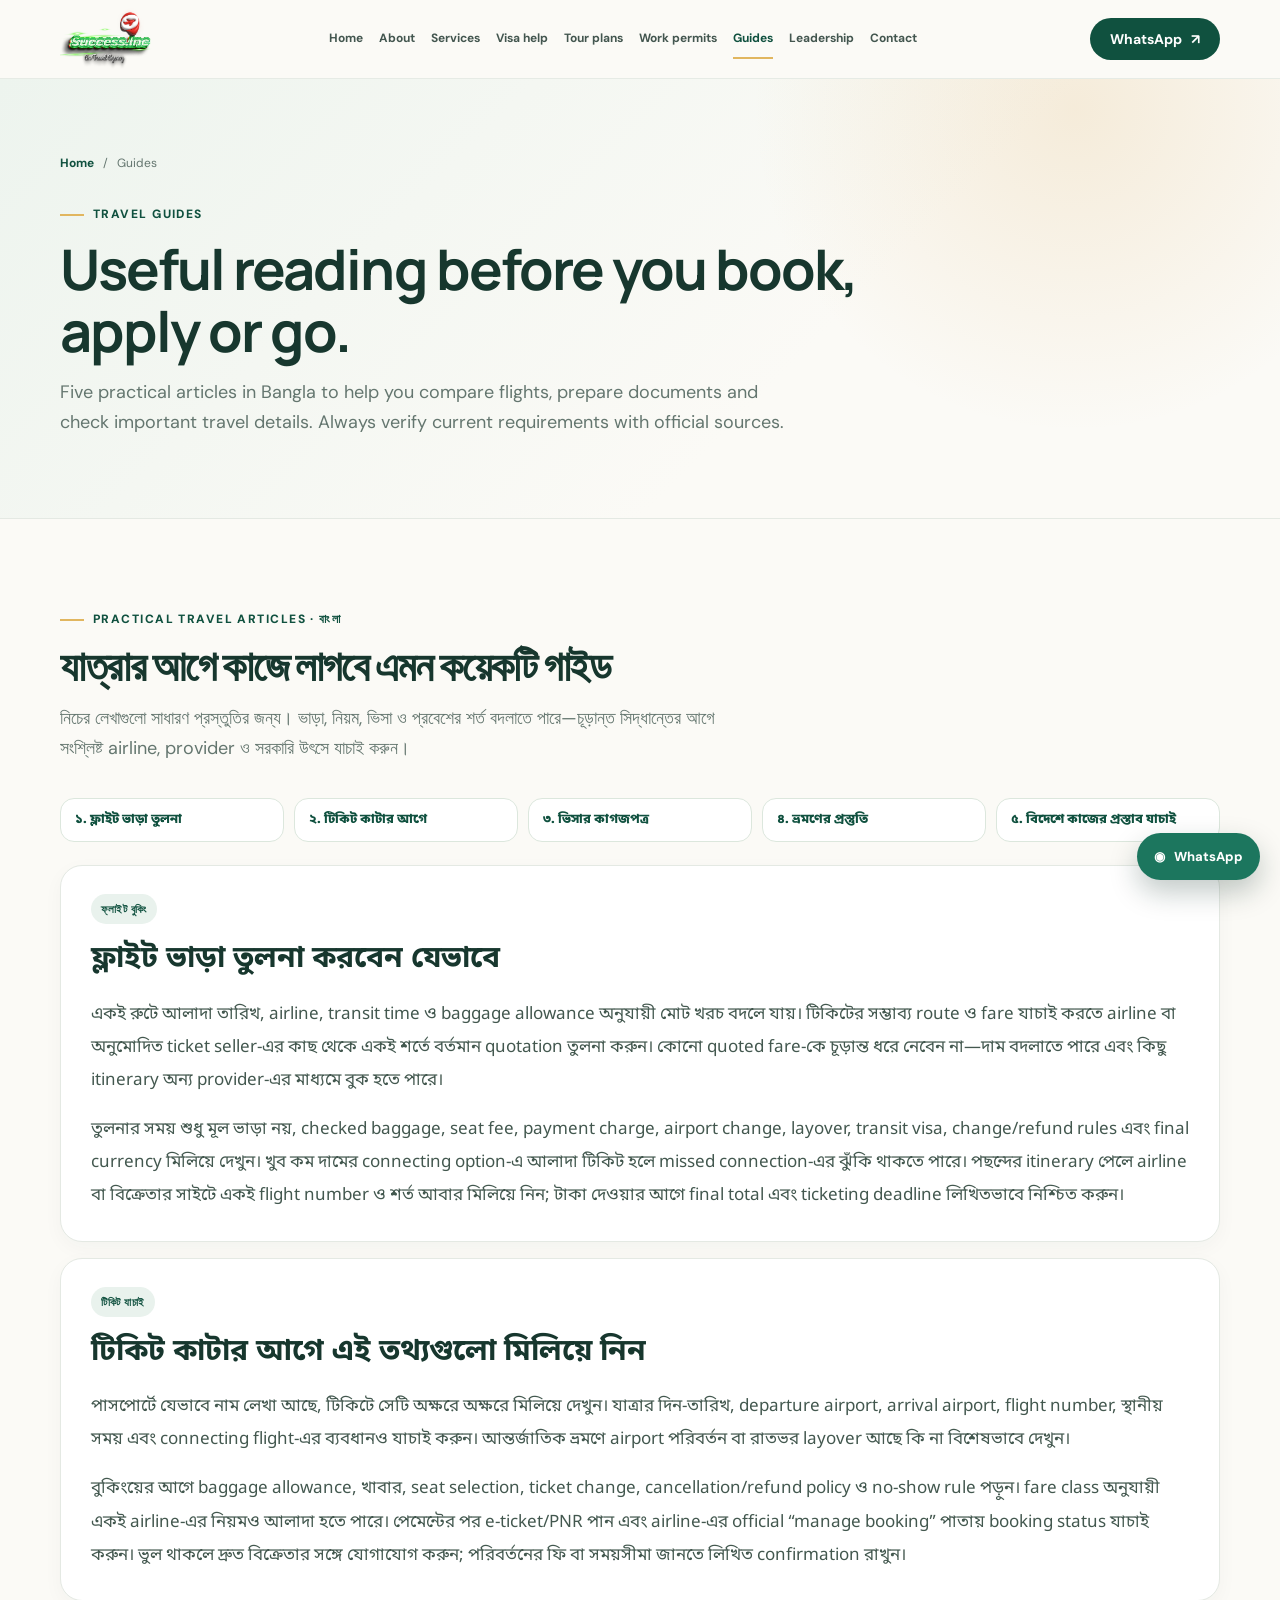
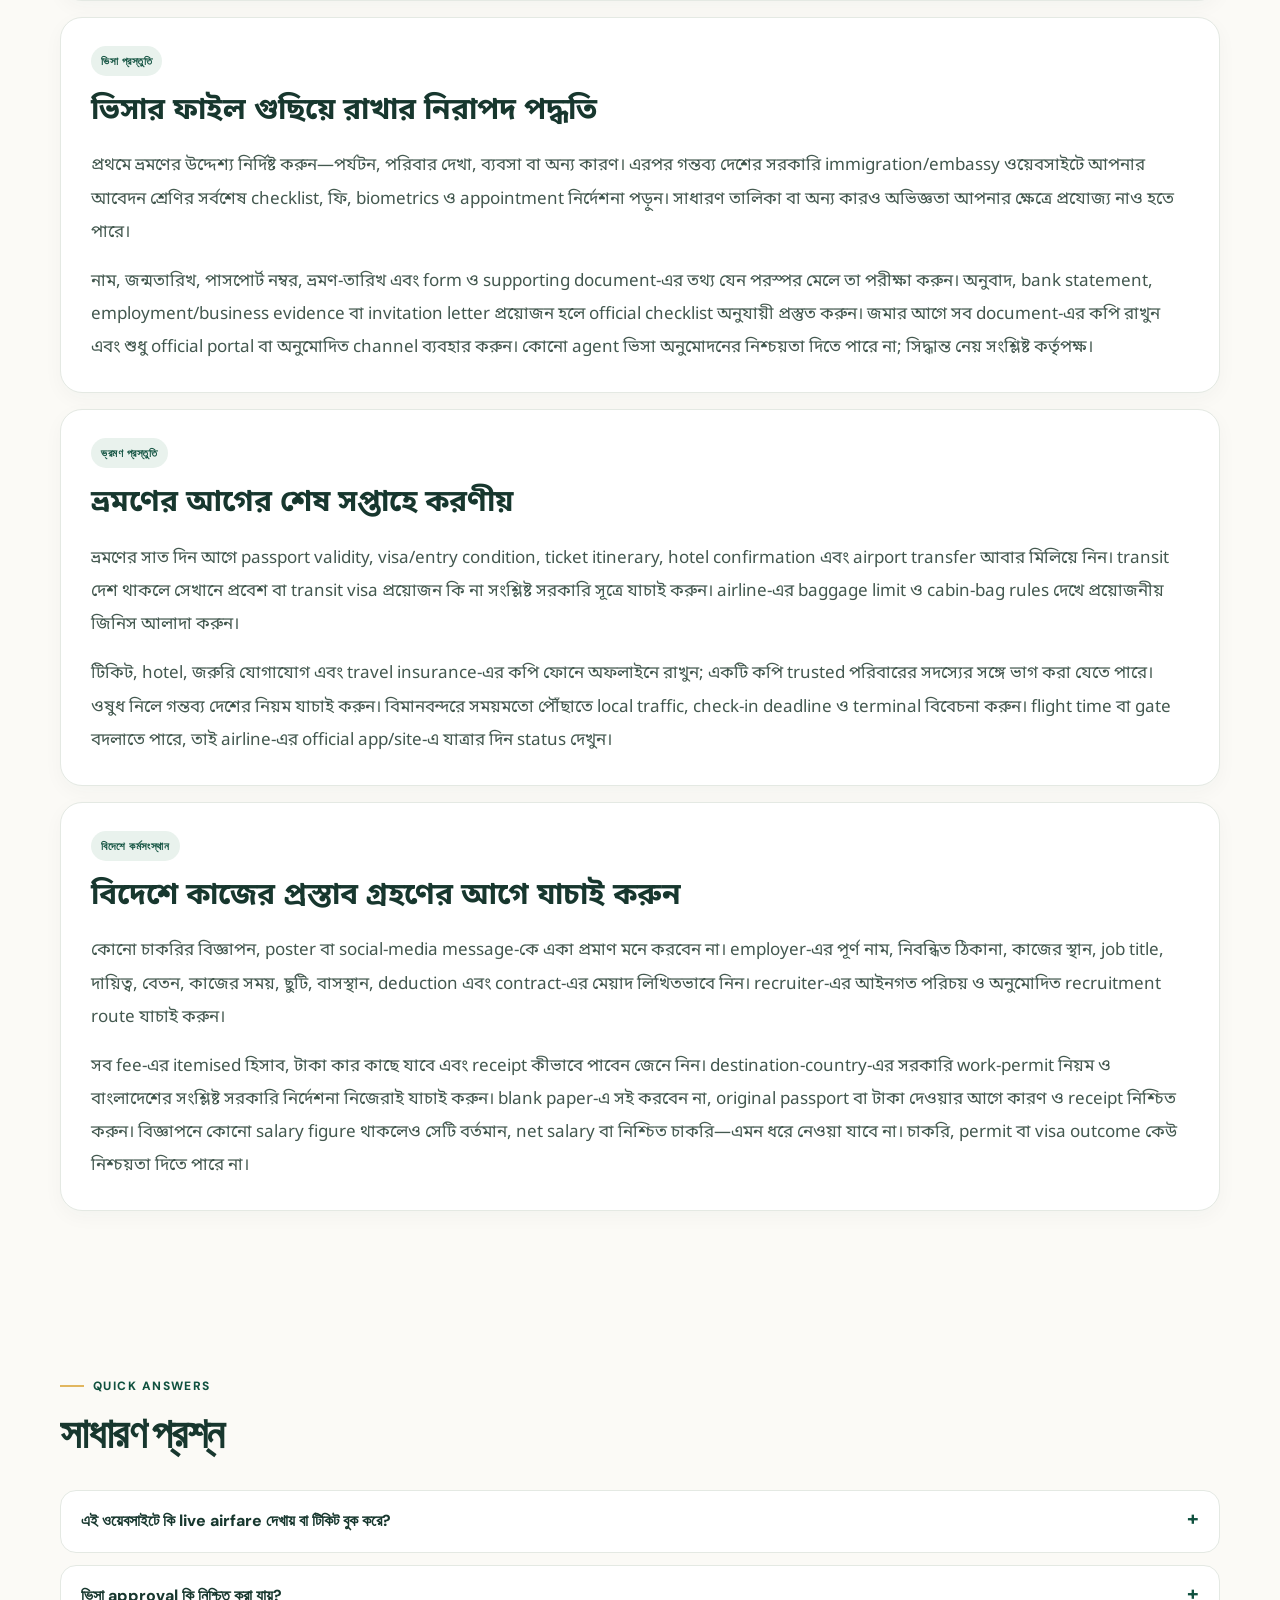
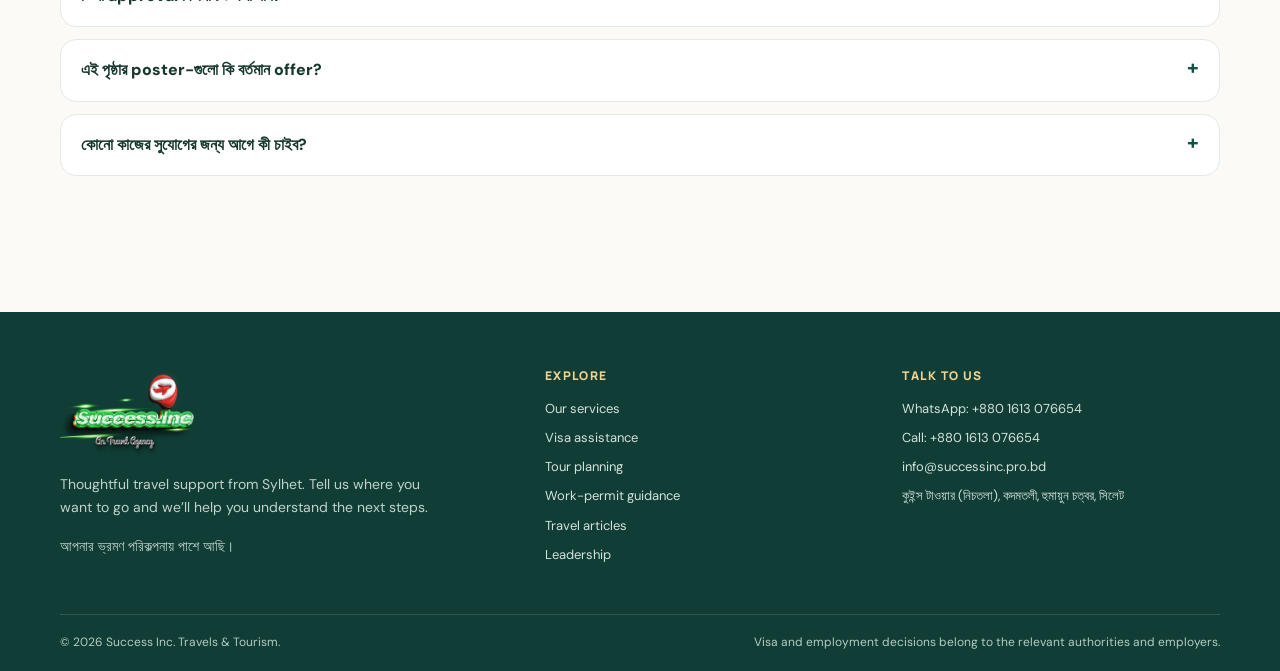
<file: guides.html>
<!doctype html>
<html lang="en">
<head>
<meta charset="utf-8"><meta name="viewport" content="width=device-width,initial-scale=1">
<title>Travel guides in Bangla | Success Inc. Travels & Tourism</title><meta name="description" content="Practical Bangla travel articles on ticket checks, visa document preparation, pre-trip planning and overseas work verification."><meta name="theme-color" content="#0b382f">
<meta property="og:type" content="website"><meta property="og:title" content="Travel guides in Bangla | Success Inc. Travels & Tourism"><meta property="og:description" content="Practical Bangla travel articles on ticket checks, visa document preparation, pre-trip planning and overseas work verification."><meta property="og:url" content="https://successinc.pro.bd/guides.html">
<link rel="icon" type="image/png" href="assets/successinc-favicon.png" sizes="96x96"><link rel="stylesheet" href="assets/site.css"><link rel="canonical" href="https://successinc.pro.bd/guides.html">

<meta property="og:site_name" content="Success Inc. Travels &amp; Tourism">
<meta property="og:image" content="https://successinc.pro.bd/assets/successinc-logo.png">
<meta property="og:image:alt" content="Success Inc. Travels &amp; Tourism logo">
<meta property="og:image:type" content="image/png">
<meta name="twitter:card" content="summary_large_image">
<meta name="twitter:title" content="Travel guides in Bangla | Success Inc. Travels &amp; Tourism">
<meta name="twitter:description" content="Practical Bangla travel articles on ticket checks, visa document preparation, pre-trip planning and overseas work verification.">
<meta name="twitter:image" content="https://successinc.pro.bd/assets/successinc-logo.png">
<meta name="twitter:image:alt" content="Success Inc. Travels &amp; Tourism logo">
</head><body><header class="site-header"><div class="shell nav-row"><a class="brand" href="index.html" aria-label="Success Inc. home"><img class="brand-logo" src="assets/successinc-logo.png" alt="Success Inc. Travels &amp; Tourism · Sylhet" width="1302" height="876"></a><nav class="nav-links" aria-label="Main navigation"><a href="index.html">Home</a><a href="about.html">About</a><a href="services.html">Services</a><a href="visa-assistance.html">Visa help</a><a href="tour-packages.html">Tour plans</a><a href="work-permit.html">Work permits</a><a href="guides.html" aria-current="page">Guides</a><a href="leadership.html">Leadership</a><a href="contact.html">Contact</a></nav><a class="btn nav-contact" href="https://wa.me/8801613076654" target="_blank" rel="noopener">WhatsApp <span aria-hidden="true">↗</span></a><button class="menu-toggle" type="button" data-menu-toggle aria-expanded="false" aria-label="Open navigation menu">☰</button></div><div class="shell"><nav class="mobile-nav" data-mobile-nav aria-label="Mobile navigation"><a href="index.html">Home</a><a href="about.html">About</a><a href="services.html">Services</a><a href="visa-assistance.html">Visa help</a><a href="tour-packages.html">Tour plans</a><a href="work-permit.html">Work permits</a><a href="guides.html" aria-current="page">Guides</a><a href="leadership.html">Leadership</a><a href="contact.html">Contact</a><a href="https://wa.me/8801613076654" target="_blank" rel="noopener">WhatsApp us</a></nav></div></header><section class="page-banner"><div class="shell"><div class="breadcrumb"><a href="index.html">Home</a> &nbsp; / &nbsp; Guides</div><p class="eyebrow">Travel guides</p><h1>Useful reading before you book, apply or go.</h1><p class="lead">Five practical articles in Bangla to help you compare flights, prepare documents and check important travel details. Always verify current requirements with official sources.</p></div></section><main><section class="section"><div class="shell"><div class="section-head"><p class="eyebrow">Practical travel articles · বাংলা</p><h2>যাত্রার আগে কাজে লাগবে এমন কয়েকটি গাইড</h2><p class="lead">নিচের লেখাগুলো সাধারণ প্রস্তুতির জন্য। ভাড়া, নিয়ম, ভিসা ও প্রবেশের শর্ত বদলাতে পারে—চূড়ান্ত সিদ্ধান্তের আগে সংশ্লিষ্ট airline, provider ও সরকারি উৎসে যাচাই করুন।</p></div><div class="article-index"><a href="#fare-check">১. ফ্লাইট ভাড়া তুলনা</a><a href="#ticket-details">২. টিকিট কাটার আগে</a><a href="#visa-file">৩. ভিসার কাগজপত্র</a><a href="#packing">৪. ভ্রমণের প্রস্তুতি</a><a href="#work-check">৫. বিদেশে কাজের প্রস্তাব যাচাই</a></div>
<article class="article-card" id="fare-check" lang="bn"><span class="tag">ফ্লাইট বুকিং</span><h2>ফ্লাইট ভাড়া তুলনা করবেন যেভাবে</h2><p>একই রুটে আলাদা তারিখ, airline, transit time ও baggage allowance অনুযায়ী মোট খরচ বদলে যায়। টিকিটের সম্ভাব্য route ও fare যাচাই করতে airline বা অনুমোদিত ticket seller-এর কাছ থেকে একই শর্তে বর্তমান quotation তুলনা করুন। কোনো quoted fare-কে চূড়ান্ত ধরে নেবেন না—দাম বদলাতে পারে এবং কিছু itinerary অন্য provider-এর মাধ্যমে বুক হতে পারে।</p><p>তুলনার সময় শুধু মূল ভাড়া নয়, checked baggage, seat fee, payment charge, airport change, layover, transit visa, change/refund rules এবং final currency মিলিয়ে দেখুন। খুব কম দামের connecting option-এ আলাদা টিকিট হলে missed connection-এর ঝুঁকি থাকতে পারে। পছন্দের itinerary পেলে airline বা বিক্রেতার সাইটে একই flight number ও শর্ত আবার মিলিয়ে নিন; টাকা দেওয়ার আগে final total এবং ticketing deadline লিখিতভাবে নিশ্চিত করুন।</p></article>
<article class="article-card" id="ticket-details" lang="bn"><span class="tag">টিকিট যাচাই</span><h2>টিকিট কাটার আগে এই তথ্যগুলো মিলিয়ে নিন</h2><p>পাসপোর্টে যেভাবে নাম লেখা আছে, টিকিটে সেটি অক্ষরে অক্ষরে মিলিয়ে দেখুন। যাত্রার দিন-তারিখ, departure airport, arrival airport, flight number, স্থানীয় সময় এবং connecting flight-এর ব্যবধানও যাচাই করুন। আন্তর্জাতিক ভ্রমণে airport পরিবর্তন বা রাতভর layover আছে কি না বিশেষভাবে দেখুন।</p><p>বুকিংয়ের আগে baggage allowance, খাবার, seat selection, ticket change, cancellation/refund policy ও no-show rule পড়ুন। fare class অনুযায়ী একই airline-এর নিয়মও আলাদা হতে পারে। পেমেন্টের পর e-ticket/PNR পান এবং airline-এর official “manage booking” পাতায় booking status যাচাই করুন। ভুল থাকলে দ্রুত বিক্রেতার সঙ্গে যোগাযোগ করুন; পরিবর্তনের ফি বা সময়সীমা জানতে লিখিত confirmation রাখুন।</p></article>
<article class="article-card" id="visa-file" lang="bn"><span class="tag">ভিসা প্রস্তুতি</span><h2>ভিসার ফাইল গুছিয়ে রাখার নিরাপদ পদ্ধতি</h2><p>প্রথমে ভ্রমণের উদ্দেশ্য নির্দিষ্ট করুন—পর্যটন, পরিবার দেখা, ব্যবসা বা অন্য কারণ। এরপর গন্তব্য দেশের সরকারি immigration/embassy ওয়েবসাইটে আপনার আবেদন শ্রেণির সর্বশেষ checklist, ফি, biometrics ও appointment নির্দেশনা পড়ুন। সাধারণ তালিকা বা অন্য কারও অভিজ্ঞতা আপনার ক্ষেত্রে প্রযোজ্য নাও হতে পারে।</p><p>নাম, জন্মতারিখ, পাসপোর্ট নম্বর, ভ্রমণ-তারিখ এবং form ও supporting document-এর তথ্য যেন পরস্পর মেলে তা পরীক্ষা করুন। অনুবাদ, bank statement, employment/business evidence বা invitation letter প্রয়োজন হলে official checklist অনুযায়ী প্রস্তুত করুন। জমার আগে সব document-এর কপি রাখুন এবং শুধু official portal বা অনুমোদিত channel ব্যবহার করুন। কোনো agent ভিসা অনুমোদনের নিশ্চয়তা দিতে পারে না; সিদ্ধান্ত নেয় সংশ্লিষ্ট কর্তৃপক্ষ।</p></article>
<article class="article-card" id="packing" lang="bn"><span class="tag">ভ্রমণ প্রস্তুতি</span><h2>ভ্রমণের আগের শেষ সপ্তাহে করণীয়</h2><p>ভ্রমণের সাত দিন আগে passport validity, visa/entry condition, ticket itinerary, hotel confirmation এবং airport transfer আবার মিলিয়ে নিন। transit দেশ থাকলে সেখানে প্রবেশ বা transit visa প্রয়োজন কি না সংশ্লিষ্ট সরকারি সূত্রে যাচাই করুন। airline-এর baggage limit ও cabin-bag rules দেখে প্রয়োজনীয় জিনিস আলাদা করুন।</p><p>টিকিট, hotel, জরুরি যোগাযোগ এবং travel insurance-এর কপি ফোনে অফলাইনে রাখুন; একটি কপি trusted পরিবারের সদস্যের সঙ্গে ভাগ করা যেতে পারে। ওষুধ নিলে গন্তব্য দেশের নিয়ম যাচাই করুন। বিমানবন্দরে সময়মতো পৌঁছাতে local traffic, check-in deadline ও terminal বিবেচনা করুন। flight time বা gate বদলাতে পারে, তাই airline-এর official app/site-এ যাত্রার দিন status দেখুন।</p></article>
<article class="article-card" id="work-check" lang="bn"><span class="tag">বিদেশে কর্মসংস্থান</span><h2>বিদেশে কাজের প্রস্তাব গ্রহণের আগে যাচাই করুন</h2><p>কোনো চাকরির বিজ্ঞাপন, poster বা social-media message-কে একা প্রমাণ মনে করবেন না। employer-এর পূর্ণ নাম, নিবন্ধিত ঠিকানা, কাজের স্থান, job title, দায়িত্ব, বেতন, কাজের সময়, ছুটি, বাসস্থান, deduction এবং contract-এর মেয়াদ লিখিতভাবে নিন। recruiter-এর আইনগত পরিচয় ও অনুমোদিত recruitment route যাচাই করুন।</p><p>সব fee-এর itemised হিসাব, টাকা কার কাছে যাবে এবং receipt কীভাবে পাবেন জেনে নিন। destination-country-এর সরকারি work-permit নিয়ম ও বাংলাদেশের সংশ্লিষ্ট সরকারি নির্দেশনা নিজেরাই যাচাই করুন। blank paper-এ সই করবেন না, original passport বা টাকা দেওয়ার আগে কারণ ও receipt নিশ্চিত করুন। বিজ্ঞাপনে কোনো salary figure থাকলেও সেটি বর্তমান, net salary বা নিশ্চিত চাকরি—এমন ধরে নেওয়া যাবে না। চাকরি, permit বা visa outcome কেউ নিশ্চয়তা দিতে পারে না।</p></article>
</div></section><section class="section-tight"><div class="shell"><div class="section-head"><p class="eyebrow">Quick answers</p><h2>সাধারণ প্রশ্ন</h2></div><div class="faq-list"><details><summary>এই ওয়েবসাইটে কি live airfare দেখায় বা টিকিট বুক করে?</summary><p>এই ওয়েবসাইটে live fare দেখানো বা সরাসরি টিকিট কেনার ব্যবস্থা নেই। টিকিটের enquiry ও booking support-এর জন্য Services page বা Contact page-এ যোগাযোগ করুন। কেনার আগে airline বা seller-এর final price ও terms যাচাই করুন।</p></details><details><summary>ভিসা approval কি নিশ্চিত করা যায়?</summary><p>না। সিদ্ধান্ত ও processing time সংশ্লিষ্ট সরকারি কর্তৃপক্ষের বিষয়; Success Inc. approval guarantee করে না।</p></details><details><summary>এই পৃষ্ঠার poster-গুলো কি বর্তমান offer?</summary><p>না। এগুলো owner-supplied promotional artwork; live price, verified vacancy, current availability বা guaranteed outcome বোঝায় না।</p></details><details><summary>কোনো কাজের সুযোগের জন্য আগে কী চাইব?</summary><p>লিখিত job offer, employer details, contract, বেতন ও deduction, সব fee-এর বিবরণ এবং official permit route—সব independently verify করুন।</p></details></div></div></section></main><footer class="site-footer"><div class="shell footer-main"><div><a class="brand footer-brand" href="index.html"><img class="brand-logo" src="assets/successinc-logo.png" alt="Success Inc. Travels &amp; Tourism · Sylhet" width="1302" height="876"></a><div class="spacer-12"></div><p>Thoughtful travel support from Sylhet. Tell us where you want to go and we’ll help you understand the next steps.</p><p class="small">আপনার ভ্রমণ পরিকল্পনায় পাশে আছি।</p></div><div><h2 class="footer-title">Explore</h2><div class="footer-links"><a href="services.html">Our services</a><a href="visa-assistance.html">Visa assistance</a><a href="tour-packages.html">Tour planning</a><a href="work-permit.html">Work-permit guidance</a><a href="guides.html">Travel articles</a><a href="leadership.html">Leadership</a></div></div><div><h2 class="footer-title">Talk to us</h2><div class="footer-links"><a href="https://wa.me/8801613076654" target="_blank" rel="noopener">WhatsApp: +880 1613 076654</a><a href="tel:+8801613076654">Call: +880 1613 076654</a><a href="mailto:info@successinc.pro.bd">info@successinc.pro.bd</a><a href="https://www.google.com/maps/place/VVHG%2B7W3,+R250,+Sylhet/@24.8785028,91.8762551,17z/data=!4m14!1m7!3m6!1s0x3751ab287c9b7def:0x51dc8ef9a80bb58e!2sSundarban+Courier+Service+pvt.+Ltd.+Sylhet+Divison+Office!8m2!3d24.8764714!4d91.87569!16s%2Fg%2F11f29xq1v4!3m5!1s0x3751ab25b1432a8d:0x5da0b63353987e6a!8m2!3d24.8780617!4d91.8773057!16s%2Fg%2F11c4xj2r94?hl=en&entry=ttu&g_ep=EgoyMDI2MTAyNy4wIKXMDSoASAFQAw%3D%3D" target="_blank" rel="noopener">কুইন্স টাওয়ার (নিচতলা), কদমতলী, হুমায়ুন চত্বর, সিলেট</a></div></div></div><div class="shell footer-bottom"><span>© <span data-year>2026</span> Success Inc. Travels &amp; Tourism.</span><span>Visa and employment decisions belong to the relevant authorities and employers.</span></div></footer><a class="wa-float" href="https://wa.me/8801613076654" target="_blank" rel="noopener" aria-label="Chat with Success Inc. on WhatsApp"><span aria-hidden="true">◉</span><span>WhatsApp</span></a><script src="assets/site.js" defer></script></body></html>
</file>
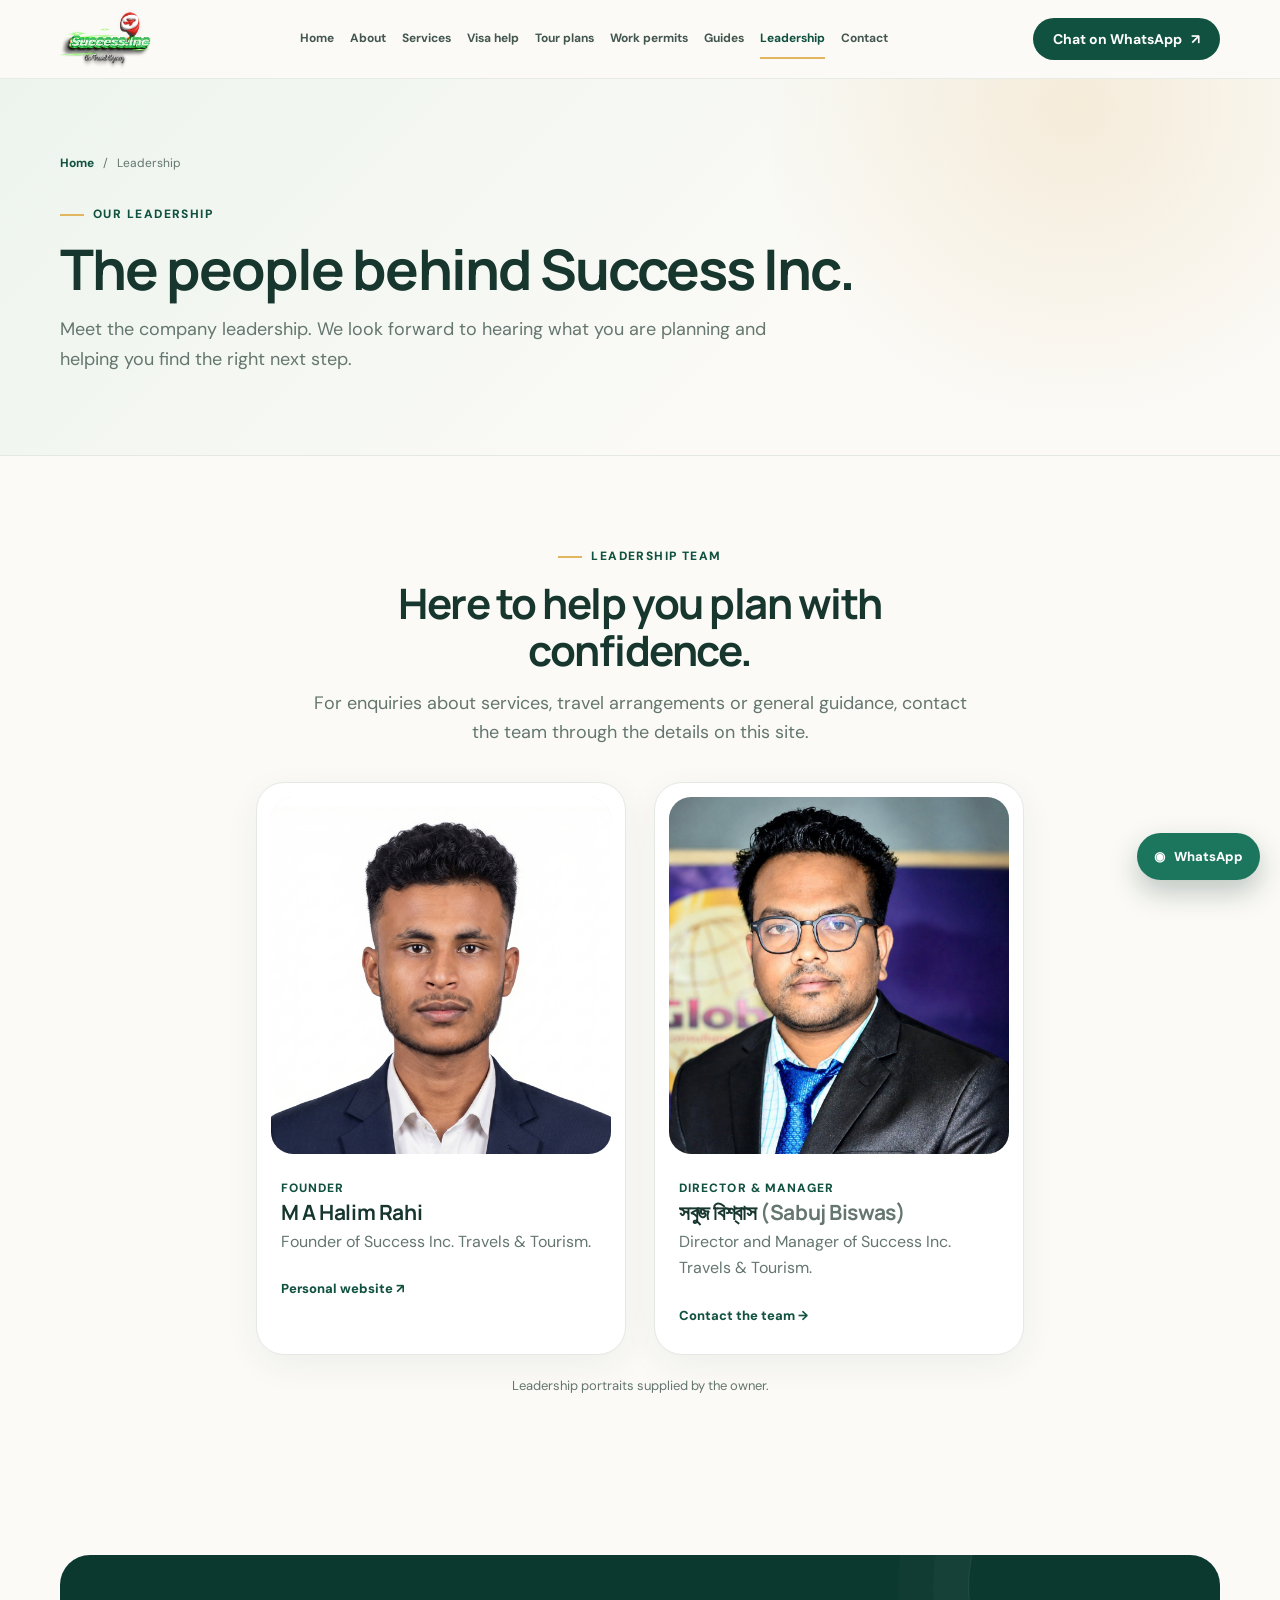
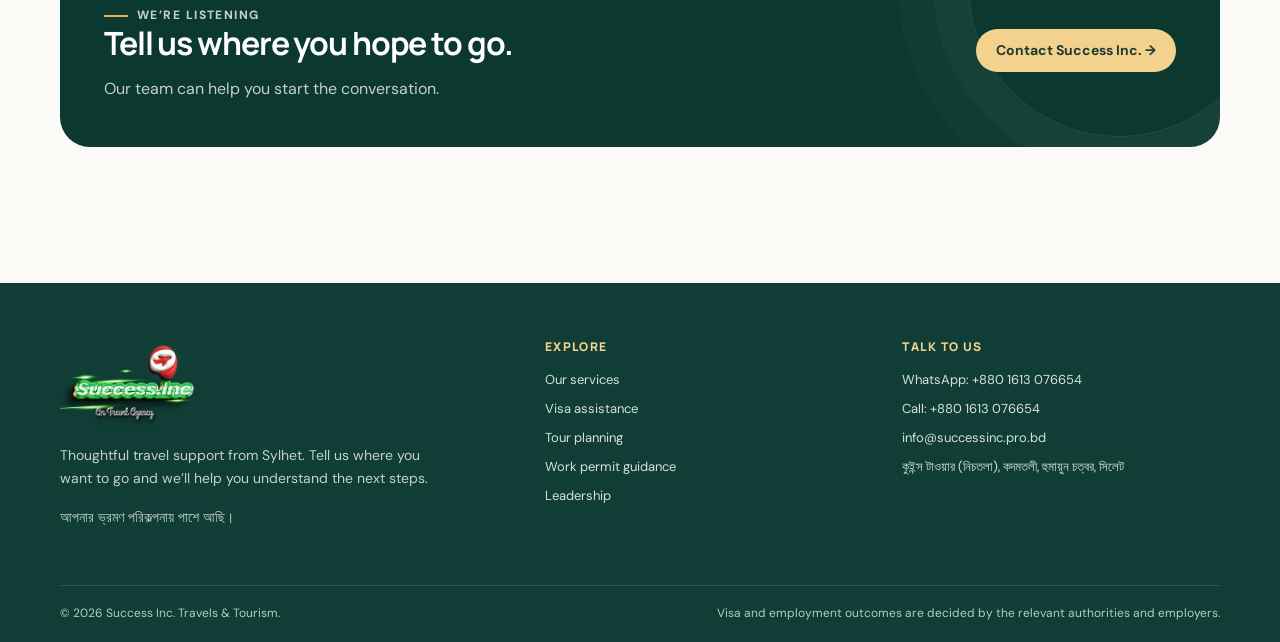
<file: leadership.html>
<!doctype html>
<html lang="en">
<head>
<meta charset="utf-8"><meta name="viewport" content="width=device-width,initial-scale=1">
<title>Meet the leadership team | Success Inc. Travels &amp; Tourism</title>
<meta name="description" content="Meet M A Halim Rahi, Founder, and Sabuj Biswas, Director & Manager of Success Inc. Travels & Tourism.">
<meta name="theme-color" content="#0b382f">
<link rel="icon" type="image/png" href="assets/successinc-favicon.png" sizes="96x96">
<link rel="stylesheet" href="assets/site.css">
<link rel="canonical" href="https://successinc.pro.bd/leadership.html">

<meta property="og:type" content="website">
<meta property="og:site_name" content="Success Inc. Travels &amp; Tourism">
<meta property="og:title" content="Meet the leadership team | Success Inc. Travels &amp; Tourism">
<meta property="og:description" content="Meet M A Halim Rahi, Founder, and Sabuj Biswas, Director &amp; Manager of Success Inc. Travels &amp; Tourism.">
<meta property="og:url" content="https://successinc.pro.bd/leadership.html">
<meta property="og:image" content="https://successinc.pro.bd/assets/successinc-logo.png">
<meta property="og:image:alt" content="Success Inc. Travels &amp; Tourism logo">
<meta property="og:image:type" content="image/png">
<meta name="twitter:card" content="summary_large_image">
<meta name="twitter:title" content="Meet the leadership team | Success Inc. Travels &amp; Tourism">
<meta name="twitter:description" content="Meet M A Halim Rahi, Founder, and Sabuj Biswas, Director &amp; Manager of Success Inc. Travels &amp; Tourism.">
<meta name="twitter:image" content="https://successinc.pro.bd/assets/successinc-logo.png">
<meta name="twitter:image:alt" content="Success Inc. Travels &amp; Tourism logo">
</head>
<body>
<header class="site-header"><div class="shell nav-row"><a class="brand" href="index.html" aria-label="Success Inc. home"><img class="brand-logo" src="assets/successinc-logo.png" alt="Success Inc. Travels &amp; Tourism · Sylhet" width="1302" height="876"></a><nav class="nav-links" aria-label="Main navigation"><a href="index.html">Home</a><a href="about.html">About</a><a href="services.html">Services</a><a href="visa-assistance.html">Visa help</a><a href="tour-packages.html">Tour plans</a><a href="work-permit.html">Work permits</a><a href="guides.html">Guides</a><a href="leadership.html" aria-current="page">Leadership</a><a href="contact.html">Contact</a></nav><a class="btn nav-contact" href="https://wa.me/8801613076654" target="_blank" rel="noopener">Chat on WhatsApp <span aria-hidden="true">↗</span></a><button class="menu-toggle" type="button" data-menu-toggle aria-expanded="false" aria-label="Open navigation menu">☰</button></div><div class="shell"><nav class="mobile-nav" data-mobile-nav aria-label="Mobile navigation"><a href="index.html">Home</a><a href="about.html">About</a><a href="services.html">Services</a><a href="visa-assistance.html">Visa help</a><a href="tour-packages.html">Tour plans</a><a href="work-permit.html">Work permits</a><a href="guides.html">Guides</a><a href="leadership.html" aria-current="page">Leadership</a><a href="contact.html">Contact</a><a href="https://wa.me/8801613076654" target="_blank" rel="noopener">WhatsApp us</a></nav></div></header>
<section class="page-banner"><div class="shell"><div class="breadcrumb"><a href="index.html">Home</a> &nbsp; / &nbsp; Leadership</div><p class="eyebrow">Our leadership</p><h1>The people behind Success Inc.</h1><p class="lead">Meet the company leadership. We look forward to hearing what you are planning and helping you find the right next step.</p></div></section>
<main><section class="section"><div class="shell"><div class="section-head center"><p class="eyebrow">Leadership team</p><h2>Here to help you plan with confidence.</h2><p class="lead">For enquiries about services, travel arrangements or general guidance, contact the team through the details on this site.</p></div><div class="grid grid-2" style="grid-template-columns:repeat(2,minmax(0,370px));justify-content:center;gap:28px"><article class="leader-card"><div class="portrait"><img src="assets/ma-halim-rahi.jpg" alt="M A Halim Rahi, Founder of Success Inc."></div><div class="leader-info"><span class="leader-role">Founder</span><h3>M A Halim Rahi</h3><p>Founder of Success Inc. Travels &amp; Tourism.</p><a class="card-link" href="https://rahi.bro.bd" target="_blank" rel="noopener">Personal website ↗</a></div></article><article class="leader-card"><div class="portrait"><img src="assets/sabuj-biswas.jpg" alt="সবুজ বিশ্বাস (Sabuj Biswas), Director and Manager of Success Inc."></div><div class="leader-info"><span class="leader-role">Director &amp; Manager</span><h3>সবুজ বিশ্বাস <span class="muted">(Sabuj Biswas)</span></h3><p>Director and Manager of Success Inc. Travels &amp; Tourism.</p><a class="card-link" href="contact.html">Contact the team →</a></div></article></div><p class="small muted center mt-20">Leadership portraits supplied by the owner.</p></div></section><section class="section-tight"><div class="shell"><div class="cta-band"><div><p class="eyebrow">We’re listening</p><h2>Tell us where you hope to go.</h2><p>Our team can help you start the conversation.</p></div><a class="btn" href="contact.html">Contact Success Inc. →</a></div></div></section></main>
<footer class="site-footer"><div class="shell footer-main"><div><a class="brand footer-brand" href="index.html"><img class="brand-logo" src="assets/successinc-logo.png" alt="Success Inc. Travels &amp; Tourism · Sylhet" width="1302" height="876"></a><div class="spacer-12"></div><p>Thoughtful travel support from Sylhet. Tell us where you want to go and we’ll help you understand the next steps.</p><p class="small">আপনার ভ্রমণ পরিকল্পনায় পাশে আছি।</p></div><div><h2 class="footer-title">Explore</h2><div class="footer-links"><a href="services.html">Our services</a><a href="visa-assistance.html">Visa assistance</a><a href="tour-packages.html">Tour planning</a><a href="work-permit.html">Work permit guidance</a><a href="leadership.html">Leadership</a></div></div><div><h2 class="footer-title">Talk to us</h2><div class="footer-links"><a href="https://wa.me/8801613076654" target="_blank" rel="noopener">WhatsApp: +880 1613 076654</a><a href="tel:+8801613076654">Call: +880 1613 076654</a><a href="mailto:info@successinc.pro.bd">info@successinc.pro.bd</a><a href="contact.html">কুইন্স টাওয়ার (নিচতলা), কদমতলী, হুমায়ুন চত্বর, সিলেট</a></div></div></div><div class="shell footer-bottom"><span>© <span data-year>2026</span> Success Inc. Travels &amp; Tourism.</span><span>Visa and employment outcomes are decided by the relevant authorities and employers.</span></div></footer>
<a class="wa-float" href="https://wa.me/8801613076654" target="_blank" rel="noopener" aria-label="Chat with Success Inc. on WhatsApp"><span aria-hidden="true">◉</span><span>WhatsApp</span></a>
<script src="assets/site.js" defer></script>
</body></html>
</file>
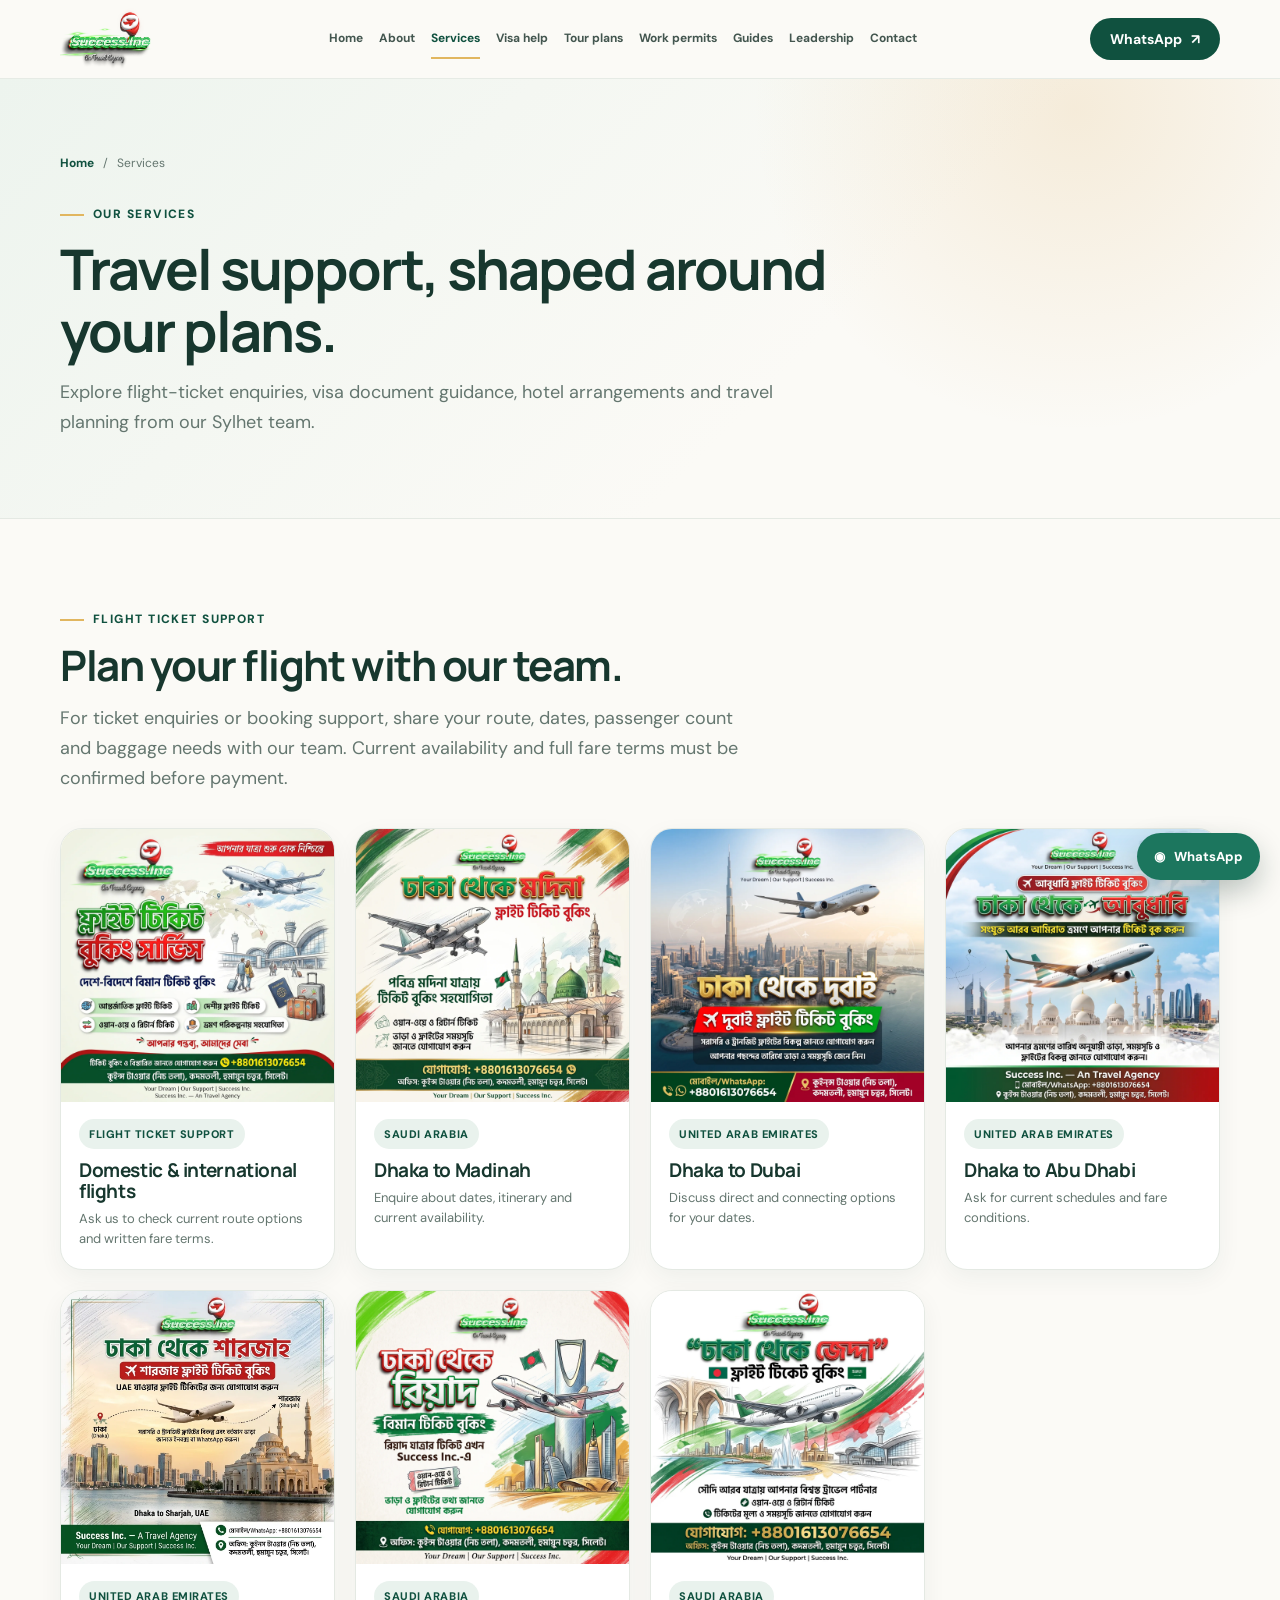
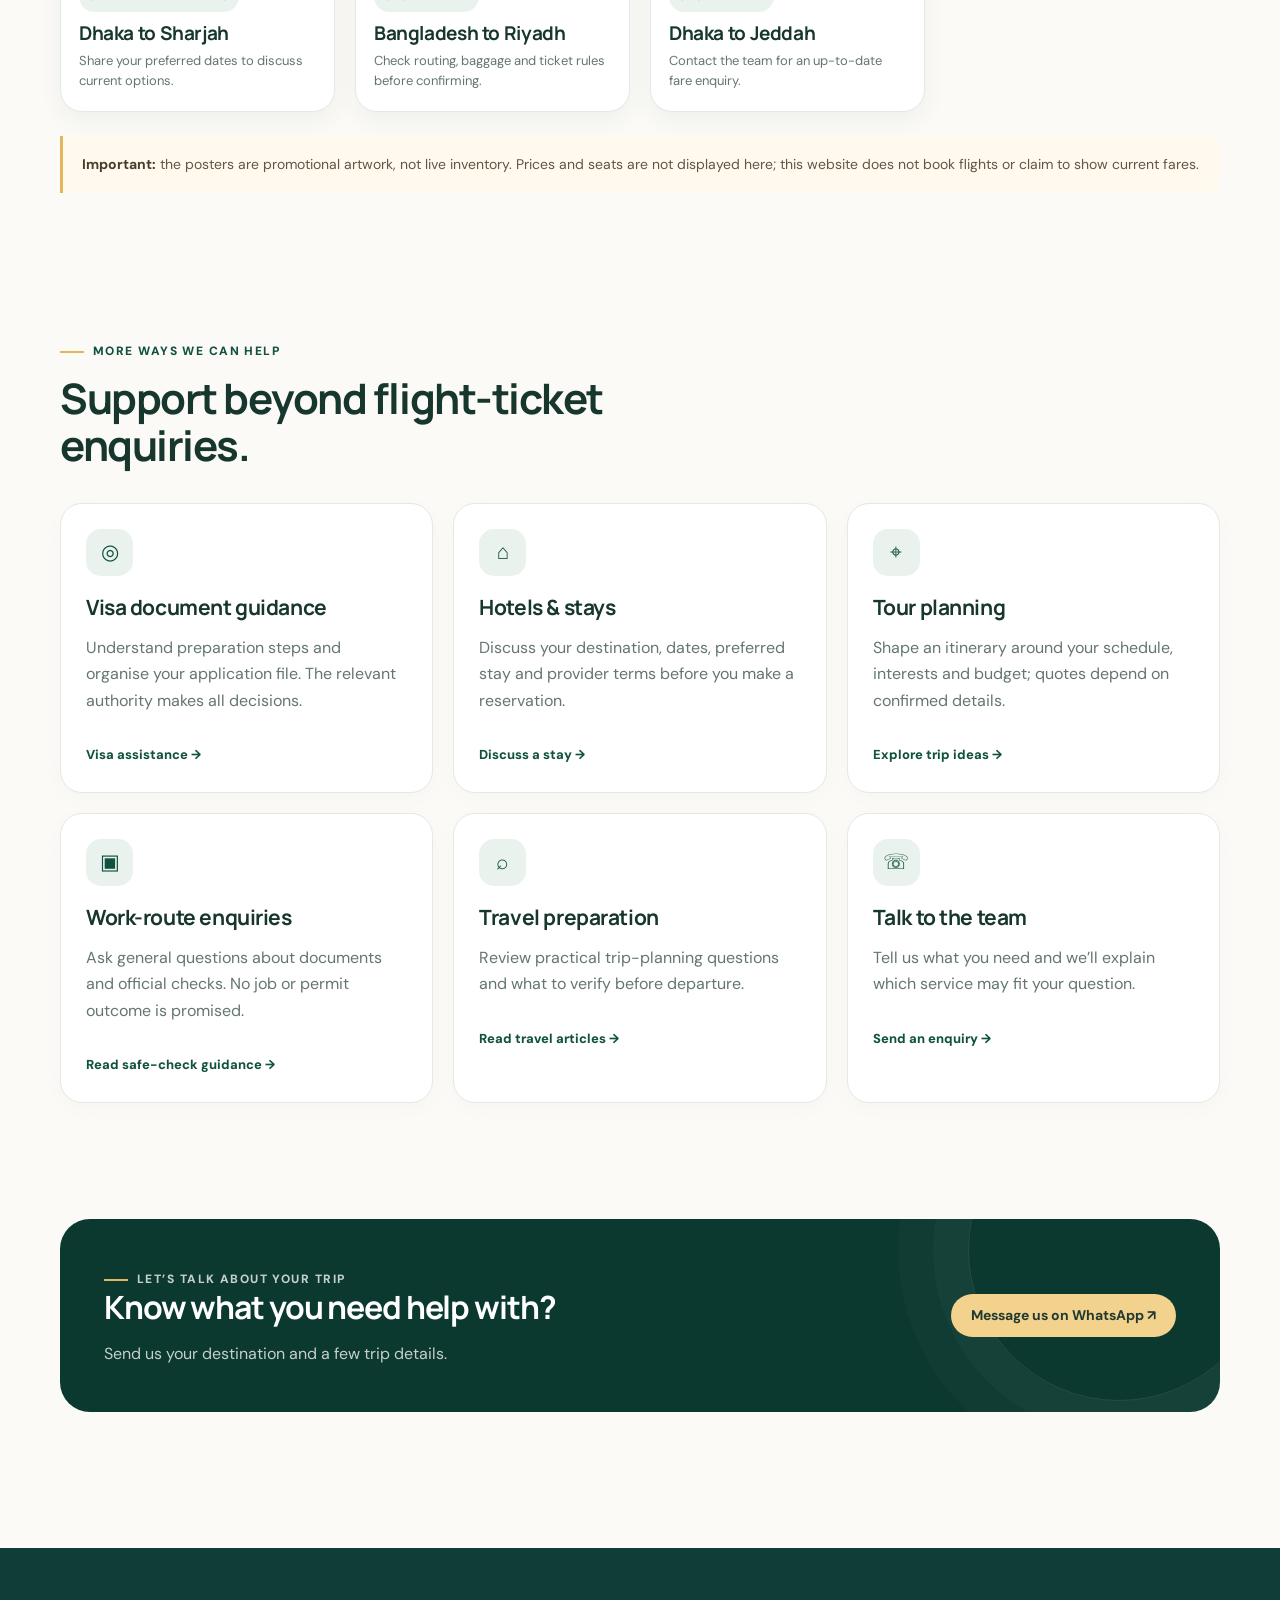
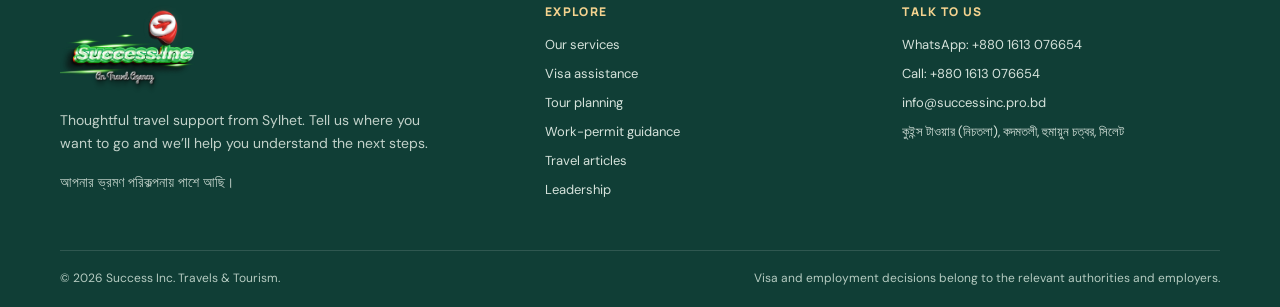
<file: services.html>
<!doctype html>
<html lang="en">
<head>
<meta charset="utf-8"><meta name="viewport" content="width=device-width,initial-scale=1">
<title>Travel services in Sylhet | Success Inc. Travels & Tourism</title><meta name="description" content="Flight-ticket enquiries, visa guidance, tour planning and travel support in Sylhet. The website does not provide live flight search."><meta name="theme-color" content="#0b382f">
<meta property="og:type" content="website"><meta property="og:title" content="Travel services in Sylhet | Success Inc. Travels & Tourism"><meta property="og:description" content="Flight-ticket enquiries, visa guidance, tour planning and travel support in Sylhet. The website does not provide live flight search."><meta property="og:url" content="https://successinc.pro.bd/services.html">
<link rel="icon" type="image/png" href="assets/successinc-favicon.png" sizes="96x96"><link rel="stylesheet" href="assets/site.css"><link rel="canonical" href="https://successinc.pro.bd/services.html">

<meta property="og:site_name" content="Success Inc. Travels &amp; Tourism">
<meta property="og:image" content="https://successinc.pro.bd/assets/successinc-logo.png">
<meta property="og:image:alt" content="Success Inc. Travels &amp; Tourism logo">
<meta property="og:image:type" content="image/png">
<meta name="twitter:card" content="summary_large_image">
<meta name="twitter:title" content="Travel services in Sylhet | Success Inc. Travels &amp; Tourism">
<meta name="twitter:description" content="Flight-ticket enquiries, visa guidance, tour planning and travel support in Sylhet. The website does not provide live flight search.">
<meta name="twitter:image" content="https://successinc.pro.bd/assets/successinc-logo.png">
<meta name="twitter:image:alt" content="Success Inc. Travels &amp; Tourism logo">
</head><body><header class="site-header"><div class="shell nav-row"><a class="brand" href="index.html" aria-label="Success Inc. home"><img class="brand-logo" src="assets/successinc-logo.png" alt="Success Inc. Travels &amp; Tourism · Sylhet" width="1302" height="876"></a><nav class="nav-links" aria-label="Main navigation"><a href="index.html">Home</a><a href="about.html">About</a><a href="services.html" aria-current="page">Services</a><a href="visa-assistance.html">Visa help</a><a href="tour-packages.html">Tour plans</a><a href="work-permit.html">Work permits</a><a href="guides.html">Guides</a><a href="leadership.html">Leadership</a><a href="contact.html">Contact</a></nav><a class="btn nav-contact" href="https://wa.me/8801613076654" target="_blank" rel="noopener">WhatsApp <span aria-hidden="true">↗</span></a><button class="menu-toggle" type="button" data-menu-toggle aria-expanded="false" aria-label="Open navigation menu">☰</button></div><div class="shell"><nav class="mobile-nav" data-mobile-nav aria-label="Mobile navigation"><a href="index.html">Home</a><a href="about.html">About</a><a href="services.html" aria-current="page">Services</a><a href="visa-assistance.html">Visa help</a><a href="tour-packages.html">Tour plans</a><a href="work-permit.html">Work permits</a><a href="guides.html">Guides</a><a href="leadership.html">Leadership</a><a href="contact.html">Contact</a><a href="https://wa.me/8801613076654" target="_blank" rel="noopener">WhatsApp us</a></nav></div></header><section class="page-banner"><div class="shell"><div class="breadcrumb"><a href="index.html">Home</a> &nbsp; / &nbsp; Services</div><p class="eyebrow">Our services</p><h1>Travel support, shaped around your plans.</h1><p class="lead">Explore flight-ticket enquiries, visa document guidance, hotel arrangements and travel planning from our Sylhet team.</p></div></section><main>

<section class="section" id="flights"><div class="shell"><div class="section-head"><p class="eyebrow">Flight ticket support</p><h2>Plan your flight with our team.</h2><p class="lead">For ticket enquiries or booking support, share your route, dates, passenger count and baggage needs with our team. Current availability and full fare terms must be confirmed before payment.</p></div><div class="poster-grid poster-grid-four"><figure class="poster-card"><a class="poster-thumb" href="assets/posters/flight-general.webp" target="_blank" rel="noopener" aria-label="Open full poster: Success Inc. flight ticket booking and travel planning poster."><img src="assets/posters/flight-general.webp" alt="Success Inc. flight ticket booking and travel planning poster." loading="lazy" decoding="async"></a><figcaption><span class="tag">Flight ticket support</span><h3>Domestic & international flights</h3><p>Ask us to check current route options and written fare terms.</p></figcaption></figure><figure class="poster-card"><a class="poster-thumb" href="assets/posters/flight-madina.webp" target="_blank" rel="noopener" aria-label="Open full poster: Bangla flight ticket poster for travel from Dhaka to Madinah."><img src="assets/posters/flight-madina.webp" alt="Bangla flight ticket poster for travel from Dhaka to Madinah." loading="lazy" decoding="async"></a><figcaption><span class="tag">Saudi Arabia</span><h3>Dhaka to Madinah</h3><p>Enquire about dates, itinerary and current availability.</p></figcaption></figure><figure class="poster-card"><a class="poster-thumb" href="assets/posters/flight-dubai.webp" target="_blank" rel="noopener" aria-label="Open full poster: Bangla flight booking poster for Dhaka to Dubai."><img src="assets/posters/flight-dubai.webp" alt="Bangla flight booking poster for Dhaka to Dubai." loading="lazy" decoding="async"></a><figcaption><span class="tag">United Arab Emirates</span><h3>Dhaka to Dubai</h3><p>Discuss direct and connecting options for your dates.</p></figcaption></figure><figure class="poster-card"><a class="poster-thumb" href="assets/posters/flight-abudhabi.webp" target="_blank" rel="noopener" aria-label="Open full poster: Bangla flight booking poster for Dhaka to Abu Dhabi."><img src="assets/posters/flight-abudhabi.webp" alt="Bangla flight booking poster for Dhaka to Abu Dhabi." loading="lazy" decoding="async"></a><figcaption><span class="tag">United Arab Emirates</span><h3>Dhaka to Abu Dhabi</h3><p>Ask for current schedules and fare conditions.</p></figcaption></figure><figure class="poster-card"><a class="poster-thumb" href="assets/posters/flight-sharjah.webp" target="_blank" rel="noopener" aria-label="Open full poster: Bangla flight booking poster for Dhaka to Sharjah."><img src="assets/posters/flight-sharjah.webp" alt="Bangla flight booking poster for Dhaka to Sharjah." loading="lazy" decoding="async"></a><figcaption><span class="tag">United Arab Emirates</span><h3>Dhaka to Sharjah</h3><p>Share your preferred dates to discuss current options.</p></figcaption></figure><figure class="poster-card"><a class="poster-thumb" href="assets/posters/flight-riyadh.webp" target="_blank" rel="noopener" aria-label="Open full poster: Bangla flight poster for travel between Bangladesh and Riyadh."><img src="assets/posters/flight-riyadh.webp" alt="Bangla flight poster for travel between Bangladesh and Riyadh." loading="lazy" decoding="async"></a><figcaption><span class="tag">Saudi Arabia</span><h3>Bangladesh to Riyadh</h3><p>Check routing, baggage and ticket rules before confirming.</p></figcaption></figure><figure class="poster-card"><a class="poster-thumb" href="assets/posters/flight-jeddah.webp" target="_blank" rel="noopener" aria-label="Open full poster: Bangla flight poster promoting Dhaka to Jeddah ticket enquiries."><img src="assets/posters/flight-jeddah.webp" alt="Bangla flight poster promoting Dhaka to Jeddah ticket enquiries." loading="lazy" decoding="async"></a><figcaption><span class="tag">Saudi Arabia</span><h3>Dhaka to Jeddah</h3><p>Contact the team for an up-to-date fare enquiry.</p></figcaption></figure></div><div class="spacer-24"></div><div class="note"><strong>Important:</strong> the posters are promotional artwork, not live inventory. Prices and seats are not displayed here; this website does not book flights or claim to show current fares.</div></div></section>
<section class="section-tight"><div class="shell"><div class="section-head"><p class="eyebrow">More ways we can help</p><h2>Support beyond flight-ticket enquiries.</h2></div><div class="grid grid-3"><article class="card"><div class="card-icon">◎</div><h3>Visa document guidance</h3><p>Understand preparation steps and organise your application file. The relevant authority makes all decisions.</p><a class="card-link" href="visa-assistance.html">Visa assistance →</a></article><article class="card"><div class="card-icon">⌂</div><h3>Hotels &amp; stays</h3><p>Discuss your destination, dates, preferred stay and provider terms before you make a reservation.</p><a class="card-link" href="contact.html">Discuss a stay →</a></article><article class="card"><div class="card-icon">⌖</div><h3>Tour planning</h3><p>Shape an itinerary around your schedule, interests and budget; quotes depend on confirmed details.</p><a class="card-link" href="tour-packages.html">Explore trip ideas →</a></article><article class="card"><div class="card-icon">▣</div><h3>Work-route enquiries</h3><p>Ask general questions about documents and official checks. No job or permit outcome is promised.</p><a class="card-link" href="work-permit.html">Read safe-check guidance →</a></article><article class="card"><div class="card-icon">⌕</div><h3>Travel preparation</h3><p>Review practical trip-planning questions and what to verify before departure.</p><a class="card-link" href="guides.html">Read travel articles →</a></article><article class="card"><div class="card-icon">☏</div><h3>Talk to the team</h3><p>Tell us what you need and we’ll explain which service may fit your question.</p><a class="card-link" href="contact.html">Send an enquiry →</a></article></div></div></section>
<section class="section-tight"><div class="shell"><div class="cta-band"><div><p class="eyebrow">Let’s talk about your trip</p><h2>Know what you need help with?</h2><p>Send us your destination and a few trip details.</p></div><a class="btn" href="https://wa.me/8801613076654" target="_blank" rel="noopener">Message us on WhatsApp ↗</a></div></div></section></main><footer class="site-footer"><div class="shell footer-main"><div><a class="brand footer-brand" href="index.html"><img class="brand-logo" src="assets/successinc-logo.png" alt="Success Inc. Travels &amp; Tourism · Sylhet" width="1302" height="876"></a><div class="spacer-12"></div><p>Thoughtful travel support from Sylhet. Tell us where you want to go and we’ll help you understand the next steps.</p><p class="small">আপনার ভ্রমণ পরিকল্পনায় পাশে আছি।</p></div><div><h2 class="footer-title">Explore</h2><div class="footer-links"><a href="services.html">Our services</a><a href="visa-assistance.html">Visa assistance</a><a href="tour-packages.html">Tour planning</a><a href="work-permit.html">Work-permit guidance</a><a href="guides.html">Travel articles</a><a href="leadership.html">Leadership</a></div></div><div><h2 class="footer-title">Talk to us</h2><div class="footer-links"><a href="https://wa.me/8801613076654" target="_blank" rel="noopener">WhatsApp: +880 1613 076654</a><a href="tel:+8801613076654">Call: +880 1613 076654</a><a href="mailto:info@successinc.pro.bd">info@successinc.pro.bd</a><a href="https://www.google.com/maps/place/VVHG%2B7W3,+R250,+Sylhet/@24.8785028,91.8762551,17z/data=!4m14!1m7!3m6!1s0x3751ab287c9b7def:0x51dc8ef9a80bb58e!2sSundarban+Courier+Service+pvt.+Ltd.+Sylhet+Divison+Office!8m2!3d24.8764714!4d91.87569!16s%2Fg%2F11f29xq1v4!3m5!1s0x3751ab25b1432a8d:0x5da0b63353987e6a!8m2!3d24.8780617!4d91.8773057!16s%2Fg%2F11c4xj2r94?hl=en&entry=ttu&g_ep=EgoyMDI2MTAyNy4wIKXMDSoASAFQAw%3D%3D" target="_blank" rel="noopener">কুইন্স টাওয়ার (নিচতলা), কদমতলী, হুমায়ুন চত্বর, সিলেট</a></div></div></div><div class="shell footer-bottom"><span>© <span data-year>2026</span> Success Inc. Travels &amp; Tourism.</span><span>Visa and employment decisions belong to the relevant authorities and employers.</span></div></footer><a class="wa-float" href="https://wa.me/8801613076654" target="_blank" rel="noopener" aria-label="Chat with Success Inc. on WhatsApp"><span aria-hidden="true">◉</span><span>WhatsApp</span></a><script src="assets/site.js" defer></script></body></html>
</file>
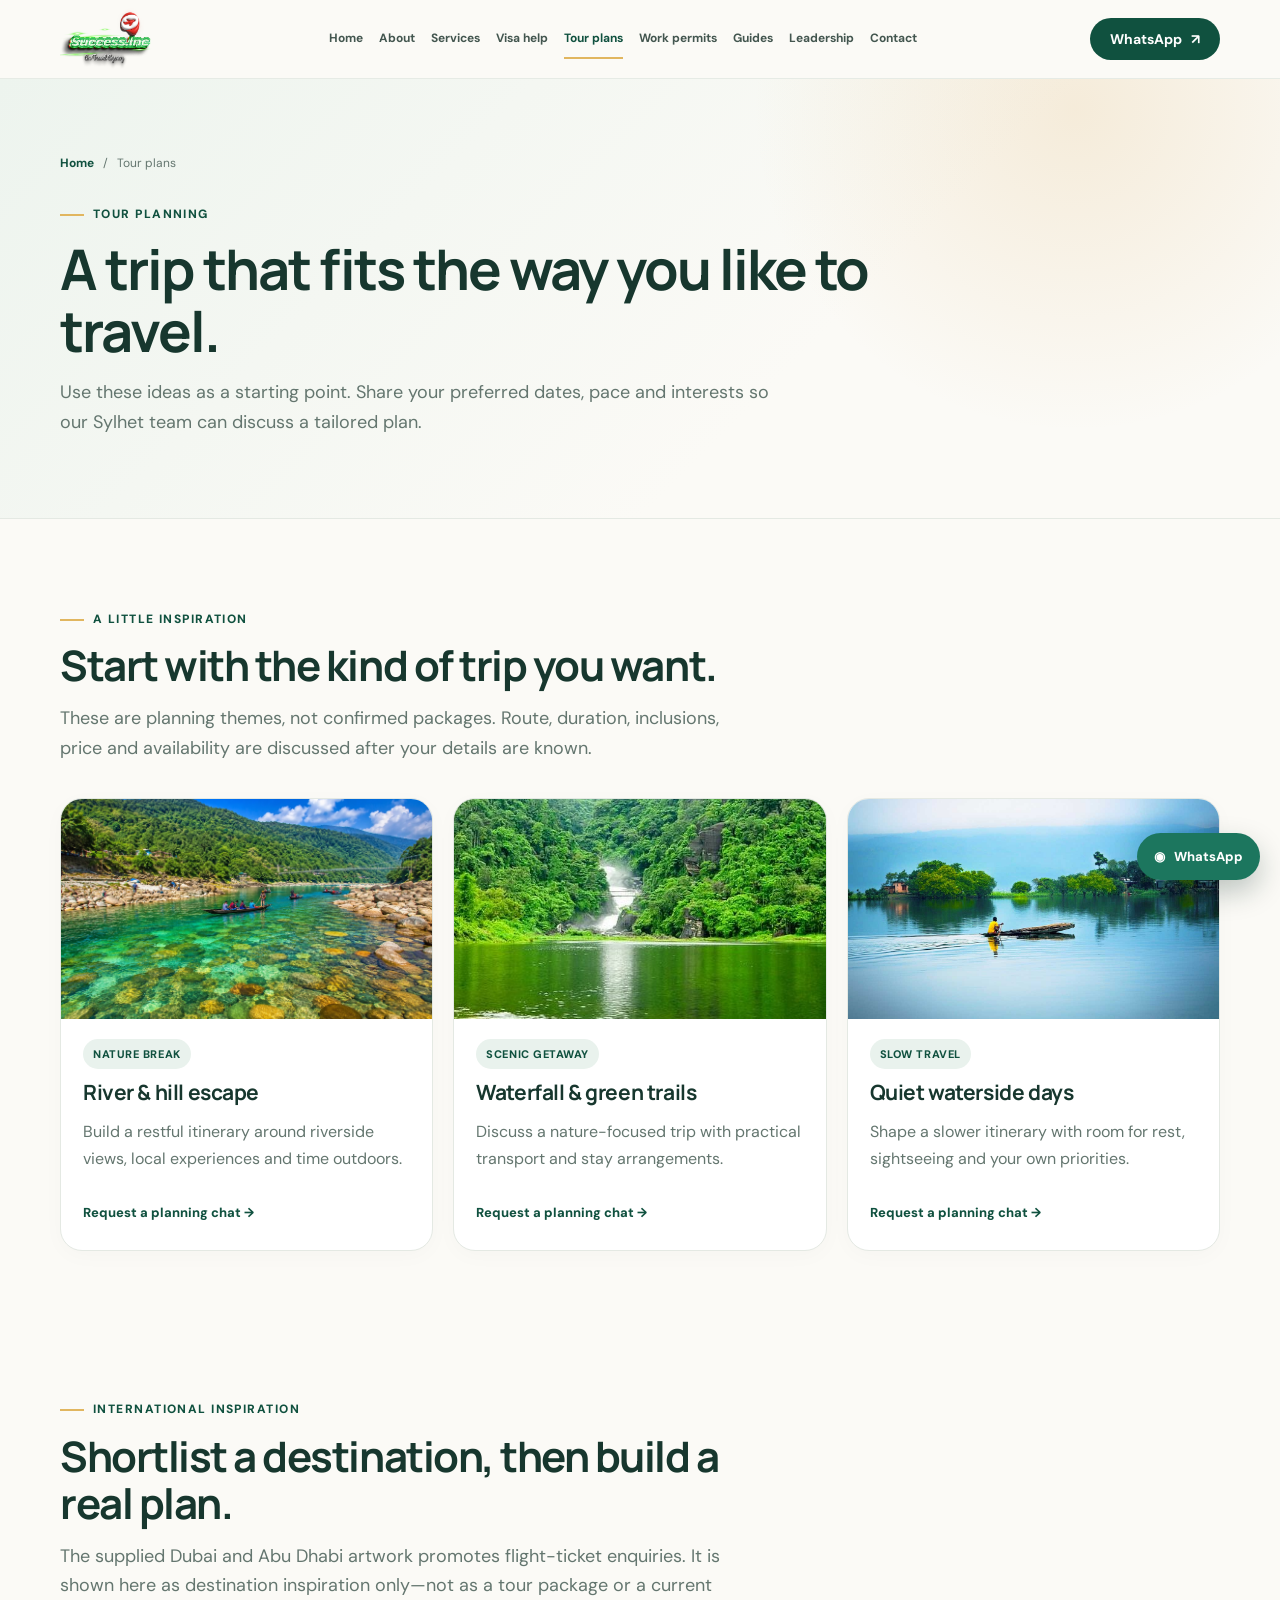
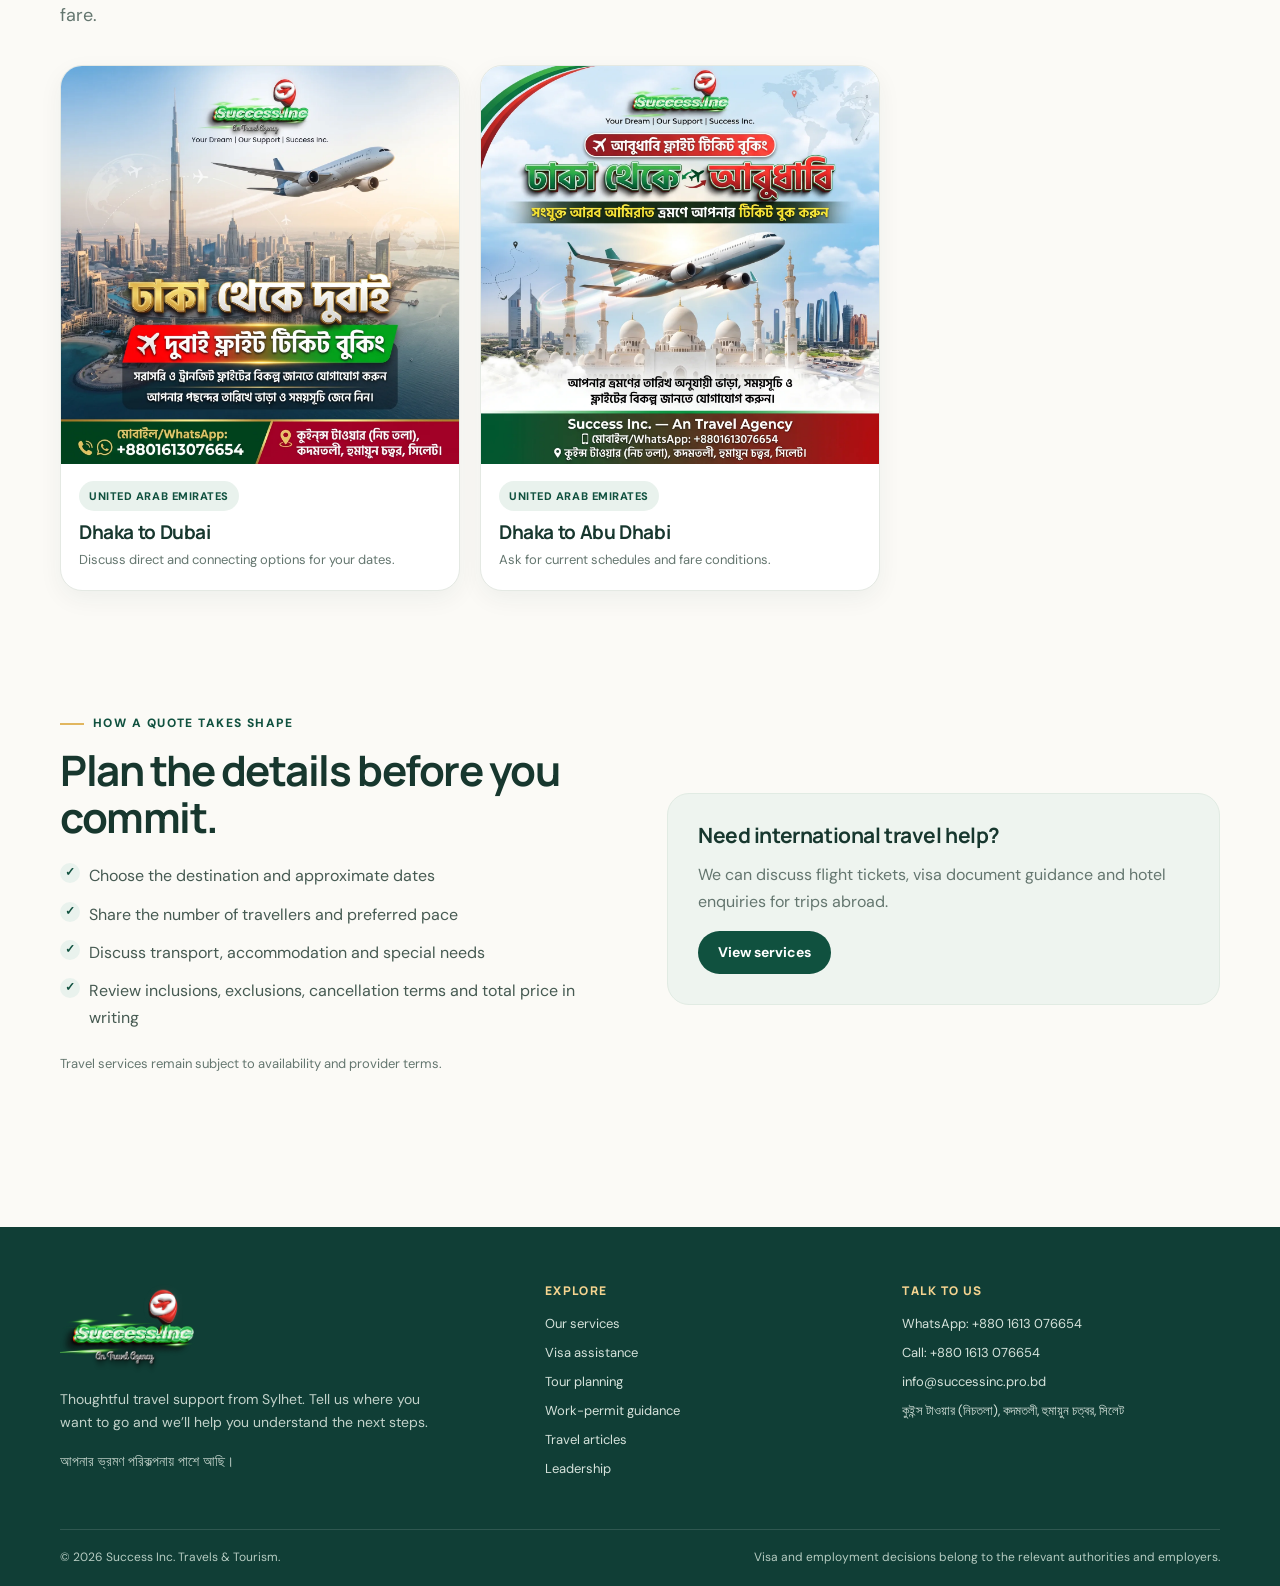
<file: tour-packages.html>
<!doctype html>
<html lang="en">
<head>
<meta charset="utf-8"><meta name="viewport" content="width=device-width,initial-scale=1">
<title>Tour planning and travel ideas | Success Inc. Travels & Tourism</title><meta name="description" content="Plan a tailored getaway with Success Inc. in Sylhet. Travel themes are inspiration only; quotes depend on confirmed dates and arrangements."><meta name="theme-color" content="#0b382f">
<meta property="og:type" content="website"><meta property="og:title" content="Tour planning and travel ideas | Success Inc. Travels & Tourism"><meta property="og:description" content="Plan a tailored getaway with Success Inc. in Sylhet. Travel themes are inspiration only; quotes depend on confirmed dates and arrangements."><meta property="og:url" content="https://successinc.pro.bd/tour-packages.html">
<link rel="icon" type="image/png" href="assets/successinc-favicon.png" sizes="96x96"><link rel="stylesheet" href="assets/site.css"><link rel="canonical" href="https://successinc.pro.bd/tour-packages.html">

<meta property="og:site_name" content="Success Inc. Travels &amp; Tourism">
<meta property="og:image" content="https://successinc.pro.bd/assets/successinc-logo.png">
<meta property="og:image:alt" content="Success Inc. Travels &amp; Tourism logo">
<meta property="og:image:type" content="image/png">
<meta name="twitter:card" content="summary_large_image">
<meta name="twitter:title" content="Tour planning and travel ideas | Success Inc. Travels &amp; Tourism">
<meta name="twitter:description" content="Plan a tailored getaway with Success Inc. in Sylhet. Travel themes are inspiration only; quotes depend on confirmed dates and arrangements.">
<meta name="twitter:image" content="https://successinc.pro.bd/assets/successinc-logo.png">
<meta name="twitter:image:alt" content="Success Inc. Travels &amp; Tourism logo">
</head><body><header class="site-header"><div class="shell nav-row"><a class="brand" href="index.html" aria-label="Success Inc. home"><img class="brand-logo" src="assets/successinc-logo.png" alt="Success Inc. Travels &amp; Tourism · Sylhet" width="1302" height="876"></a><nav class="nav-links" aria-label="Main navigation"><a href="index.html">Home</a><a href="about.html">About</a><a href="services.html">Services</a><a href="visa-assistance.html">Visa help</a><a href="tour-packages.html" aria-current="page">Tour plans</a><a href="work-permit.html">Work permits</a><a href="guides.html">Guides</a><a href="leadership.html">Leadership</a><a href="contact.html">Contact</a></nav><a class="btn nav-contact" href="https://wa.me/8801613076654" target="_blank" rel="noopener">WhatsApp <span aria-hidden="true">↗</span></a><button class="menu-toggle" type="button" data-menu-toggle aria-expanded="false" aria-label="Open navigation menu">☰</button></div><div class="shell"><nav class="mobile-nav" data-mobile-nav aria-label="Mobile navigation"><a href="index.html">Home</a><a href="about.html">About</a><a href="services.html">Services</a><a href="visa-assistance.html">Visa help</a><a href="tour-packages.html" aria-current="page">Tour plans</a><a href="work-permit.html">Work permits</a><a href="guides.html">Guides</a><a href="leadership.html">Leadership</a><a href="contact.html">Contact</a><a href="https://wa.me/8801613076654" target="_blank" rel="noopener">WhatsApp us</a></nav></div></header><section class="page-banner"><div class="shell"><div class="breadcrumb"><a href="index.html">Home</a> &nbsp; / &nbsp; Tour plans</div><p class="eyebrow">Tour planning</p><h1>A trip that fits the way you like to travel.</h1><p class="lead">Use these ideas as a starting point. Share your preferred dates, pace and interests so our Sylhet team can discuss a tailored plan.</p></div></section><main>
<section class="section"><div class="shell"><div class="section-head"><p class="eyebrow">A little inspiration</p><h2>Start with the kind of trip you want.</h2><p class="lead">These are planning themes, not confirmed packages. Route, duration, inclusions, price and availability are discussed after your details are known.</p></div><div class="grid grid-3"><article class="photo-card"><img src="assets/travel-02.webp" alt="Green hills reflected in a clear river" loading="lazy"><div class="photo-card-body"><span class="tag">Nature break</span><div class="spacer-12"></div><h3>River &amp; hill escape</h3><p>Build a restful itinerary around riverside views, local experiences and time outdoors.</p><a class="card-link" href="contact.html">Request a planning chat →</a></div></article><article class="photo-card"><img src="assets/travel-03.jpg" alt="A waterfall surrounded by green hills" loading="lazy"><div class="photo-card-body"><span class="tag">Scenic getaway</span><div class="spacer-12"></div><h3>Waterfall &amp; green trails</h3><p>Discuss a nature-focused trip with practical transport and stay arrangements.</p><a class="card-link" href="contact.html">Request a planning chat →</a></div></article><article class="photo-card"><img src="assets/travel-01.jpg" alt="A small boat crossing a wide lake" loading="lazy"><div class="photo-card-body"><span class="tag">Slow travel</span><div class="spacer-12"></div><h3>Quiet waterside days</h3><p>Shape a slower itinerary with room for rest, sightseeing and your own priorities.</p><a class="card-link" href="contact.html">Request a planning chat →</a></div></article></div></div></section>
<section class="section-tight"><div class="shell"><div class="section-head"><p class="eyebrow">International inspiration</p><h2>Shortlist a destination, then build a real plan.</h2><p class="lead">The supplied Dubai and Abu Dhabi artwork promotes flight-ticket enquiries. It is shown here as destination inspiration only—not as a tour package or a current fare.</p></div><div class="poster-grid poster-grid-two"><figure class="poster-card"><a class="poster-thumb" href="assets/posters/flight-dubai.webp" target="_blank" rel="noopener" aria-label="Open full poster: Bangla flight booking poster for Dhaka to Dubai."><img src="assets/posters/flight-dubai.webp" alt="Bangla flight booking poster for Dhaka to Dubai." loading="lazy" decoding="async"></a><figcaption><span class="tag">United Arab Emirates</span><h3>Dhaka to Dubai</h3><p>Discuss direct and connecting options for your dates.</p></figcaption></figure><figure class="poster-card"><a class="poster-thumb" href="assets/posters/flight-abudhabi.webp" target="_blank" rel="noopener" aria-label="Open full poster: Bangla flight booking poster for Dhaka to Abu Dhabi."><img src="assets/posters/flight-abudhabi.webp" alt="Bangla flight booking poster for Dhaka to Abu Dhabi." loading="lazy" decoding="async"></a><figcaption><span class="tag">United Arab Emirates</span><h3>Dhaka to Abu Dhabi</h3><p>Ask for current schedules and fare conditions.</p></figcaption></figure></div></div></section>
<section class="section-tight"><div class="shell split"><div><p class="eyebrow">How a quote takes shape</p><h2>Plan the details before you commit.</h2><ul class="check-list"><li>Choose the destination and approximate dates</li><li>Share the number of travellers and preferred pace</li><li>Discuss transport, accommodation and special needs</li><li>Review inclusions, exclusions, cancellation terms and total price in writing</li></ul><p class="small">Travel services remain subject to availability and provider terms.</p></div><div class="soft-panel"><h3>Need international travel help?</h3><p>We can discuss flight tickets, visa document guidance and hotel enquiries for trips abroad.</p><a class="btn" href="services.html">View services</a></div></div></section></main><footer class="site-footer"><div class="shell footer-main"><div><a class="brand footer-brand" href="index.html"><img class="brand-logo" src="assets/successinc-logo.png" alt="Success Inc. Travels &amp; Tourism · Sylhet" width="1302" height="876"></a><div class="spacer-12"></div><p>Thoughtful travel support from Sylhet. Tell us where you want to go and we’ll help you understand the next steps.</p><p class="small">আপনার ভ্রমণ পরিকল্পনায় পাশে আছি।</p></div><div><h2 class="footer-title">Explore</h2><div class="footer-links"><a href="services.html">Our services</a><a href="visa-assistance.html">Visa assistance</a><a href="tour-packages.html">Tour planning</a><a href="work-permit.html">Work-permit guidance</a><a href="guides.html">Travel articles</a><a href="leadership.html">Leadership</a></div></div><div><h2 class="footer-title">Talk to us</h2><div class="footer-links"><a href="https://wa.me/8801613076654" target="_blank" rel="noopener">WhatsApp: +880 1613 076654</a><a href="tel:+8801613076654">Call: +880 1613 076654</a><a href="mailto:info@successinc.pro.bd">info@successinc.pro.bd</a><a href="https://www.google.com/maps/place/VVHG%2B7W3,+R250,+Sylhet/@24.8785028,91.8762551,17z/data=!4m14!1m7!3m6!1s0x3751ab287c9b7def:0x51dc8ef9a80bb58e!2sSundarban+Courier+Service+pvt.+Ltd.+Sylhet+Divison+Office!8m2!3d24.8764714!4d91.87569!16s%2Fg%2F11f29xq1v4!3m5!1s0x3751ab25b1432a8d:0x5da0b63353987e6a!8m2!3d24.8780617!4d91.8773057!16s%2Fg%2F11c4xj2r94?hl=en&entry=ttu&g_ep=EgoyMDI2MTAyNy4wIKXMDSoASAFQAw%3D%3D" target="_blank" rel="noopener">কুইন্স টাওয়ার (নিচতলা), কদমতলী, হুমায়ুন চত্বর, সিলেট</a></div></div></div><div class="shell footer-bottom"><span>© <span data-year>2026</span> Success Inc. Travels &amp; Tourism.</span><span>Visa and employment decisions belong to the relevant authorities and employers.</span></div></footer><a class="wa-float" href="https://wa.me/8801613076654" target="_blank" rel="noopener" aria-label="Chat with Success Inc. on WhatsApp"><span aria-hidden="true">◉</span><span>WhatsApp</span></a><script src="assets/site.js" defer></script></body></html>
</file>
<file: assets/site.css>
@import url('https://fonts.googleapis.com/css2?family=DM+Sans:wght@400;500;600;700&family=Manrope:wght@400;500;600;700;800&family=Noto+Sans+Bengali:wght@400;500;600;700;800&display=swap');
:root{--pine:#145b4d;--pine-deep:#103f37;--leaf:#e9f2ed;--gold:#d8a44e;--ink:#18352e;--muted:#64766f;--paper:#fbfaf6;--line:#e4e9e3;--white:#fff;--shadow:0 18px 50px rgba(20,55,46,.09);--radius:22px;--sans:'DM Sans',Arial,sans-serif;--display:'Manrope','DM Sans',Arial,sans-serif}
*{box-sizing:border-box}html{scroll-behavior:smooth}body{margin:0;background:var(--paper);color:var(--ink);font-family:var(--sans);font-size:16px;line-height:1.65}img{display:block;max-width:100%}a{color:inherit;text-decoration:none}button,input,select,textarea{font:inherit}.shell{width:min(1160px,calc(100% - 40px));margin-inline:auto}.site-header{position:sticky;z-index:50;top:0;background:rgba(251,250,246,.94);backdrop-filter:blur(16px);border-bottom:1px solid rgba(228,233,227,.9)}.nav-row{height:78px;display:flex;align-items:center;justify-content:space-between;gap:22px}.brand{display:flex;align-items:center;gap:11px;min-width:194px}.brand-mark{display:grid;place-items:center;width:42px;height:42px;border-radius:14px;background:var(--pine);color:white;font-family:var(--display);font-weight:800;font-size:19px;box-shadow:0 6px 16px rgba(20,91,77,.2)}.brand-name{display:block;font:800 14px/1.2 var(--display);letter-spacing:.02em;color:var(--pine-deep)}.brand-sub{display:block;margin-top:4px;font-size:10px;letter-spacing:.13em;text-transform:uppercase;color:var(--muted)}.nav-links{display:flex;align-items:center;gap:clamp(9px,1.25vw,19px)}.nav-links a{font-size:12px;font-weight:700;color:#43564f;white-space:nowrap;transition:color .2s}.nav-links a:hover,.nav-links a[aria-current=page]{color:var(--pine)}.nav-links a[aria-current=page]{position:relative}.nav-links a[aria-current=page]:after{position:absolute;content:'';height:2px;background:var(--gold);left:0;right:0;bottom:-10px}.nav-contact{white-space:nowrap}.btn{display:inline-flex;align-items:center;justify-content:center;gap:9px;padding:12px 19px;border-radius:999px;border:1px solid transparent;background:var(--pine);color:white;font-weight:700;font-size:14px;line-height:1.2;transition:transform .2s,background .2s,box-shadow .2s;cursor:pointer}.btn:hover{transform:translateY(-2px);background:var(--pine-deep);box-shadow:0 10px 20px rgba(20,91,77,.18)}.btn-light{background:white;color:var(--pine);border-color:#e2e9e3}.btn-light:hover{background:#f6fbf8}.btn-outline{background:transparent;color:var(--pine);border-color:#cbd8d0}.btn-outline:hover{background:var(--leaf)}.menu-toggle{display:none;width:44px;height:44px;border:1px solid var(--line);background:white;border-radius:14px;color:var(--pine);font-size:22px;cursor:pointer}.mobile-nav{display:none;padding:4px 20px 20px;border-top:1px solid var(--line)}.mobile-nav.open{display:grid;grid-template-columns:1fr 1fr;gap:8px}.mobile-nav a{padding:10px 12px;border-radius:12px;background:white;font-size:14px;font-weight:700;color:var(--pine)}.eyebrow{display:inline-flex;align-items:center;gap:9px;margin:0 0 13px;color:var(--pine);font-size:12px;font-weight:800;letter-spacing:.12em;text-transform:uppercase}.eyebrow:before{content:'';width:24px;height:2px;background:var(--gold)}h1,h2,h3{font-family:var(--display);letter-spacing:-.035em;line-height:1.12;margin:0 0 15px}h1{font-size:clamp(38px,5.6vw,68px)}h2{font-size:clamp(28px,3.6vw,42px)}h3{font-size:21px;letter-spacing:-.02em}p{margin:0 0 16px;color:var(--muted)}.lead{font-size:18px;line-height:1.65;max-width:680px}.section{padding:84px 0}.section-tight{padding:58px 0}.section-head{max-width:700px;margin-bottom:34px}.section-head.center{text-align:center;margin-inline:auto}.section-head.center .eyebrow{justify-content:center}.section-head.center .lead{margin-inline:auto}.hero{position:relative;isolation:isolate;overflow:hidden;min-height:610px;display:flex;align-items:center;color:white;background:#17493f}.hero:before{content:'';position:absolute;z-index:-2;inset:0;background-image:url('travel-02.webp');background-size:cover;background-position:center 47%;transform:scale(1.01)}.hero:after{content:'';position:absolute;z-index:-1;inset:0;background:linear-gradient(90deg,rgba(9,37,32,.88) 0%,rgba(12,53,44,.77) 43%,rgba(9,37,32,.14) 100%),linear-gradient(0deg,rgba(9,37,32,.32),transparent 55%)}.hero-content{padding:85px 0 96px;max-width:730px}.hero .eyebrow{color:#f5d28e}.hero h1{max-width:720px;margin-bottom:20px}.hero p{color:rgba(255,255,255,.84);max-width:600px;font-size:18px}.hero-actions{display:flex;flex-wrap:wrap;gap:12px;margin-top:27px}.hero .btn{background:#f3d28e;color:#203a31}.hero .btn:hover{background:#ffe3a9}.hero .btn-light{background:rgba(255,255,255,.1);color:white;border-color:rgba(255,255,255,.5);backdrop-filter:blur(7px)}.hero-note{display:flex;align-items:center;gap:12px;margin-top:34px;color:rgba(255,255,255,.84);font-size:13px}.hero-note span{display:inline-block;width:8px;height:8px;border-radius:50%;background:#f3d28e}.hero-badge{position:absolute;right:max(20px,calc((100vw - 1160px)/2));bottom:32px;padding:12px 17px;border:1px solid rgba(255,255,255,.33);border-radius:999px;background:rgba(18,55,48,.54);backdrop-filter:blur(8px);font-size:12px;font-weight:700;letter-spacing:.04em}.trust-strip{background:white;border-bottom:1px solid var(--line)}.trust-row{display:grid;grid-template-columns:repeat(3,1fr);gap:20px;padding:23px 0}.trust-item{display:flex;align-items:center;gap:12px;font-size:13px;font-weight:700;color:#44574f}.trust-icon{width:38px;height:38px;display:grid;place-items:center;border-radius:13px;background:var(--leaf);color:var(--pine);font-size:18px}.grid{display:grid;gap:20px}.grid-3{grid-template-columns:repeat(3,1fr)}.grid-4{grid-template-columns:repeat(4,1fr)}.card{background:white;border:1px solid var(--line);border-radius:var(--radius);padding:25px;box-shadow:0 5px 22px rgba(24,53,46,.025);transition:transform .2s,box-shadow .2s}.card:hover{transform:translateY(-4px);box-shadow:var(--shadow)}.card-icon{width:47px;height:47px;display:grid;place-items:center;margin-bottom:20px;border-radius:15px;background:var(--leaf);color:var(--pine);font-size:21px}.card p:last-child{margin-bottom:0}.card-link{display:inline-flex;gap:8px;align-items:center;color:var(--pine);font-size:13px;font-weight:800;margin-top:14px}.card-link:hover{gap:12px}.photo-card{overflow:hidden;background:white;border:1px solid var(--line);border-radius:var(--radius);box-shadow:0 5px 22px rgba(24,53,46,.025)}.photo-card img{width:100%;height:220px;object-fit:cover}.photo-card-body{padding:20px 22px 24px}.split{display:grid;grid-template-columns:1fr 1fr;gap:54px;align-items:center}.photo-frame{overflow:hidden;border-radius:30px;position:relative;box-shadow:var(--shadow)}.photo-frame img{width:100%;height:420px;object-fit:cover}.photo-caption{position:absolute;left:20px;bottom:20px;padding:11px 15px;border-radius:14px;background:rgba(255,255,255,.93);font-size:12px;font-weight:700;color:var(--pine-deep)}.check-list{list-style:none;padding:0;margin:22px 0;display:grid;gap:12px}.check-list li{position:relative;padding-left:29px;color:#465a52}.check-list li:before{position:absolute;left:0;top:0;content:'✓';width:20px;height:20px;display:grid;place-items:center;border-radius:50%;background:var(--leaf);color:var(--pine);font-weight:900;font-size:12px}.soft-panel{padding:30px;border-radius:var(--radius);background:#eef4ef;border:1px solid #e1ebe3}.note{padding:17px 19px;border-left:3px solid var(--gold);border-radius:0 14px 14px 0;background:#fff9ee;color:#5f5848;font-size:14px}.note strong{color:#473d29}.page-banner{padding:75px 0 64px;background:radial-gradient(circle at 84% 7%,rgba(216,164,78,.17),transparent 28%),linear-gradient(135deg,#edf4ee 0%,#fbfaf6 63%);border-bottom:1px solid var(--line)}.page-banner h1{font-size:clamp(37px,5vw,56px);max-width:840px}.page-banner .lead{max-width:740px}.breadcrumb{font-size:12px;color:var(--muted);margin-bottom:24px}.breadcrumb a{color:var(--pine);font-weight:700}.tag{display:inline-flex;align-items:center;padding:6px 10px;border-radius:999px;background:var(--leaf);color:var(--pine);font-size:11px;font-weight:800;letter-spacing:.05em;text-transform:uppercase}.dest-card{position:relative;overflow:hidden;min-height:290px;border-radius:var(--radius);color:white;background:#38584e}.dest-card img{position:absolute;inset:0;width:100%;height:100%;object-fit:cover;transition:transform .4s}.dest-card:hover img{transform:scale(1.045)}.dest-card:after{content:'';position:absolute;inset:0;background:linear-gradient(0deg,rgba(7,33,27,.85),rgba(7,33,27,.03) 80%)}.dest-copy{position:absolute;z-index:1;left:22px;right:22px;bottom:20px}.dest-copy h3{margin:8px 0;color:white}.dest-copy p{color:rgba(255,255,255,.8);font-size:13px;margin:0}.portrait{aspect-ratio:4/4.2;overflow:hidden;background:#e9eeea;border-radius:22px}.portrait img{width:100%;height:100%;object-fit:cover;object-position:center top}.leader-card{overflow:hidden;padding:14px;border-radius:28px;background:white;border:1px solid var(--line);box-shadow:0 10px 35px rgba(24,53,46,.06)}.leader-info{padding:20px 10px 12px}.leader-info h3{margin-bottom:5px}.leader-info p{margin-bottom:9px}.leader-role{color:var(--pine);font-size:12px;font-weight:800;letter-spacing:.09em;text-transform:uppercase}.poster-box{display:grid;grid-template-columns:.9fr 1.1fr;gap:40px;align-items:center;background:white;border:1px solid var(--line);border-radius:30px;padding:26px;box-shadow:var(--shadow)}.poster-image{overflow:hidden;border-radius:20px;background:#edf2f0}.poster-image img{width:100%;height:auto;aspect-ratio:1/1;object-fit:cover}.poster-actions{display:flex;flex-wrap:wrap;gap:10px;margin:22px 0}.faq-list{display:grid;gap:12px}.faq-list details{padding:17px 20px;background:white;border:1px solid var(--line);border-radius:16px}.faq-list summary{cursor:pointer;font-weight:800;color:var(--ink);list-style:none}.faq-list summary::-webkit-details-marker{display:none}.faq-list summary:after{content:'+';float:right;color:var(--pine);font-size:20px;line-height:1}.faq-list details[open] summary:after{content:'−'}.faq-list details p{padding-top:12px;margin:0}.contact-layout{display:grid;grid-template-columns:.85fr 1.15fr;gap:28px;align-items:start}.contact-card{padding:25px;border-radius:22px;background:white;border:1px solid var(--line)}.contact-line{padding:17px 0;border-bottom:1px solid var(--line)}.contact-line:last-child{border-bottom:0}.contact-label{display:block;font-size:11px;font-weight:800;letter-spacing:.1em;color:var(--muted);text-transform:uppercase}.contact-value{display:block;margin-top:4px;font-weight:700;color:var(--pine-deep);overflow-wrap:anywhere}.form-grid{display:grid;grid-template-columns:1fr 1fr;gap:15px}.field{display:grid;gap:7px}.field-full{grid-column:1/-1}.field label{font-size:12px;font-weight:800;color:#40544c}.field input,.field select,.field textarea{width:100%;padding:12px 14px;border:1px solid #dbe4dd;background:#fff;border-radius:12px;color:var(--ink);outline:none}.field input:focus,.field select:focus,.field textarea:focus{border-color:var(--pine);box-shadow:0 0 0 3px rgba(20,91,77,.1)}.field textarea{min-height:118px;resize:vertical}.form-hint{font-size:12px;color:var(--muted);margin:8px 0 17px}.cta-band{position:relative;overflow:hidden;padding:44px;border-radius:30px;background:var(--pine-deep);color:white;display:flex;align-items:center;justify-content:space-between;gap:30px}.cta-band:after{content:'';position:absolute;right:-50px;top:-120px;width:300px;height:300px;border:1px solid rgba(255,255,255,.1);border-radius:50%;box-shadow:0 0 0 35px rgba(255,255,255,.025),0 0 0 70px rgba(255,255,255,.02)}.cta-band h2{font-size:32px;max-width:600px}.cta-band p{color:rgba(255,255,255,.76);margin:0;max-width:600px}.cta-band .btn{position:relative;z-index:1;flex-shrink:0;background:#f3d28e;color:#203a31}.site-footer{margin-top:78px;background:#103e36;color:white}.footer-main{display:grid;grid-template-columns:1.4fr 1fr 1fr;gap:40px;padding:55px 0 40px}.footer-brand{color:white}.footer-brand .brand-name{color:white}.footer-brand .brand-sub{color:#b5cbc1}.site-footer p{color:#c2d2ca;font-size:14px;max-width:380px}.footer-title{margin:0 0 15px;color:#f4d38f;font:800 12px var(--display);letter-spacing:.12em;text-transform:uppercase}.footer-links{display:grid;gap:9px}.footer-links a{font-size:13px;color:#d5e2db}.footer-links a:hover{color:#f4d38f}.footer-bottom{padding:18px 0;border-top:1px solid rgba(255,255,255,.13);display:flex;justify-content:space-between;gap:20px;color:#b5cbc1;font-size:12px}.footer-bottom a{color:#f4d38f}.wa-float{position:fixed;z-index:40;right:20px;bottom:20px;display:flex;align-items:center;gap:9px;padding:13px 17px;border-radius:999px;background:#1c765e;color:white;box-shadow:0 12px 28px rgba(10,44,36,.25);font-size:13px;font-weight:800}.wa-float:hover{background:#125943}.small{font-size:13px}.muted{color:var(--muted)}.spacer-12{height:12px}.spacer-24{height:24px}.center{text-align:center}.mb-0{margin-bottom:0}.mt-20{margin-top:20px}.mobile-only{display:none}
@media(max-width:1120px){.nav-links{gap:10px}.nav-links a{font-size:11px}.brand{min-width:175px}.nav-contact{padding:11px 13px;font-size:12px}}
@media(max-width:960px){.nav-links,.nav-contact{display:none}.menu-toggle{display:block}.grid-4{grid-template-columns:repeat(2,1fr)}.footer-main{grid-template-columns:1.2fr 1fr 1fr;gap:24px}}
@media(max-width:700px){.shell{width:min(100% - 30px,560px)}.nav-row{height:70px}.hero{min-height:580px}.hero-content{padding:70px 0 86px}.hero:after{background:linear-gradient(90deg,rgba(9,37,32,.88),rgba(9,37,32,.48)),linear-gradient(0deg,rgba(9,37,32,.4),transparent)}.hero-badge{right:15px;bottom:18px}.trust-row{grid-template-columns:1fr;gap:12px;padding:17px 0}.trust-item{font-size:12px}.section{padding:62px 0}.section-tight{padding:42px 0}.grid-3,.grid-4{grid-template-columns:1fr}.split,.contact-layout,.poster-box{grid-template-columns:1fr;gap:26px}.photo-frame img{height:310px}.page-banner{padding:55px 0 45px}.card{padding:22px}.poster-box{padding:16px}.poster-image img{max-height:420px;object-fit:contain}.footer-main{grid-template-columns:1fr 1fr;padding:42px 0 30px}.footer-main>div:first-child{grid-column:1/-1}.footer-bottom{flex-direction:column;gap:6px}.cta-band{padding:29px;display:block}.cta-band h2{font-size:28px}.cta-band .btn{margin-top:19px}.form-grid{grid-template-columns:1fr}.field-full{grid-column:auto}.photo-card img{height:210px}.leader-card{max-width:430px;margin-inline:auto}.wa-float{right:13px;bottom:13px;padding:12px 14px}.wa-float span:last-child{display:none}}
@media(prefers-reduced-motion:reduce){html{scroll-behavior:auto}*,*:before,*:after{transition:none!important;animation:none!important}}

/* Premium refresh: supplied poster gallery and bilingual reading layouts. */
:root{--pine:#10513f;--pine-deep:#0b382f;--gold:#e1b65f;--paper:#fbfaf6;--ink:#17372e}
.hero-premium{min-height:650px;background:radial-gradient(circle at 78% 35%,rgba(229,183,96,.18),transparent 25%),linear-gradient(120deg,#082f28,#155a46 62%,#1c7154)}
.hero-premium:before{background:none}
.hero-premium:after{background:linear-gradient(90deg,rgba(5,35,29,.28),transparent 70%)}
.hero-layout{display:grid;grid-template-columns:minmax(0,1.05fr) minmax(300px,.75fr);align-items:center;gap:54px;padding-block:58px}
.hero-premium .hero-content{max-width:700px;padding:0}
.hero-premium .hero-content h1{max-width:700px}
.hero-bangla{font-size:20px!important;font-weight:700;letter-spacing:0!important;color:#f2d897!important}
.hero-visual{position:relative;max-width:430px;margin-inline:auto;padding:12px}
.hero-poster{position:relative;overflow:hidden;margin:0;border:1px solid rgba(255,255,255,.38);border-radius:28px;background:#f8f5e8;box-shadow:0 30px 90px rgba(0,0,0,.3);transform:rotate(1.2deg)}
.hero-poster img{width:100%;aspect-ratio:1/1;object-fit:cover}
.hero-poster figcaption{position:absolute;left:14px;right:14px;bottom:14px;padding:12px 16px;border-radius:14px;background:rgba(8,49,39,.88);color:#fff;font-weight:700;text-align:center;backdrop-filter:blur(8px)}
.hero-stamp{position:absolute;right:-8px;top:44px;display:grid;grid-template-columns:42px 1fr;column-gap:8px;align-items:center;padding:12px 15px;border:1px solid rgba(255,255,255,.52);border-radius:18px;background:#fff;color:var(--pine-deep);box-shadow:0 14px 35px rgba(0,0,0,.2)}
.hero-stamp span{grid-row:span 2;display:grid;place-items:center;width:40px;height:40px;border-radius:13px;background:#f7e8c0;font-size:23px}
.hero-stamp strong{font-size:13px}.hero-stamp small{font-size:11px;color:var(--muted)}
.trust-row{grid-template-columns:repeat(4,1fr)}










.poster-grid{display:grid;grid-template-columns:repeat(3,minmax(0,1fr));gap:20px}
.poster-grid-three{grid-template-columns:repeat(3,minmax(0,1fr))}
.poster-grid-four{grid-template-columns:repeat(4,minmax(0,1fr))}
.poster-grid-two{grid-template-columns:repeat(2,minmax(0,1fr));max-width:820px}
.poster-card{overflow:hidden;margin:0;border:1px solid var(--line);border-radius:22px;background:#fff;box-shadow:0 8px 24px rgba(20,55,46,.055);transition:transform .2s,box-shadow .2s}
.poster-card:hover{transform:translateY(-4px);box-shadow:var(--shadow)}
.poster-thumb{display:block;overflow:hidden;background:#f4f2e8;aspect-ratio:1/1}
.poster-thumb img{width:100%;height:100%;object-fit:cover;transition:transform .35s}
.poster-card:hover .poster-thumb img{transform:scale(1.025)}
.poster-card figcaption{padding:17px 18px 20px}
.poster-card h3{margin:11px 0 7px;font-size:19px}
.poster-card p{margin:0;font-size:13px;line-height:1.55}
.article-index{display:grid;grid-template-columns:repeat(5,minmax(0,1fr));gap:10px;margin-bottom:23px}
.article-index a{padding:12px 14px;border:1px solid #dce7dd;border-radius:14px;background:#fff;color:var(--pine);font-size:13px;font-weight:800;line-height:1.4;transition:background .2s,transform .2s}
.article-index a:hover{background:var(--leaf);transform:translateY(-2px)}
.article-card{margin:16px 0;padding:28px 30px;border:1px solid var(--line);border-radius:22px;background:#fff;box-shadow:0 6px 20px rgba(24,53,46,.035);scroll-margin-top:100px}
.article-card h2{margin:14px 0 16px;font-family:'Noto Sans Bengali','Nirmala UI',sans-serif;font-size:clamp(23px,2.8vw,30px);letter-spacing:0;line-height:1.45}
.article-card p{color:#43584f;font-family:'Noto Sans Bengali','Nirmala UI',sans-serif;font-size:17px;line-height:1.95}
.article-card p:last-child{margin-bottom:0}
.article-index a,.hero-bangla,.cta-band h2[lang=bn]{font-family:'Noto Sans Bengali','Nirmala UI',sans-serif;letter-spacing:0}
.contact-value{line-height:1.7}
.site-footer .footer-links a{line-height:1.55}
html{scroll-padding-top:100px}
:focus-visible{outline:3px solid #dfb857;outline-offset:3px}
@media(max-width:1050px){.hero-layout{gap:32px}.poster-grid-four{grid-template-columns:repeat(2,minmax(0,1fr))}.article-index{grid-template-columns:repeat(3,minmax(0,1fr))}}
@media(max-width:760px){.hero-layout{grid-template-columns:1fr;gap:22px;padding-block:55px 68px}.hero-premium{min-height:auto}.hero-premium .hero-content{padding:0}.hero-visual{width:min(78vw,360px);max-width:360px}.hero-stamp{right:-4px;top:24px}.hero-premium .hero-content h1{font-size:clamp(38px,11vw,58px)}.trust-row{grid-template-columns:1fr 1fr}.poster-grid,.poster-grid-three,.poster-grid-four{grid-template-columns:repeat(2,minmax(0,1fr));gap:13px}.poster-card figcaption{padding:13px}.poster-card h3{font-size:17px}.poster-card p{font-size:12px}.poster-grid-two{grid-template-columns:1fr 1fr}.article-index{grid-template-columns:1fr 1fr}.article-card{padding:22px 18px}.article-card p{font-size:16px;line-height:1.85}}
@media(max-width:480px){.trust-row{grid-template-columns:1fr}.hero-layout{padding-top:43px}.hero-visual{width:min(82vw,330px)}.hero-stamp{padding:9px 11px;grid-template-columns:34px 1fr}.hero-stamp span{width:33px;height:33px;font-size:19px}.hero-stamp strong{font-size:11px}.hero-stamp small{font-size:10px}.hero-actions .btn{width:100%}.poster-grid,.poster-grid-three,.poster-grid-four,.poster-grid-two{grid-template-columns:1fr}.poster-card{max-width:440px;width:100%;margin-inline:auto}.poster-card figcaption{padding:15px 17px}.article-index{grid-template-columns:1fr}.article-card h2{font-size:23px}.article-card p{font-size:15px}.contact-layout{gap:15px}}
@media(prefers-reduced-motion:reduce){.poster-card,.poster-thumb img,.article-index a{transition:none}}


/* Supplied Success Inc. logo: preserve its aspect ratio across header, mobile navigation and footer. */
.brand{min-width:0;flex:0 0 auto}
.brand-logo{display:block;flex:0 0 auto;width:auto;height:64px;max-width:min(230px,34vw);object-fit:contain;object-position:center}
.footer-brand{width:max-content}
.footer-brand .brand-logo{height:94px;max-width:min(260px,100%)}
@media(max-width:1120px){.brand{min-width:0}.brand-logo{height:58px;max-width:200px}}
@media(max-width:960px){.brand-logo{height:58px;max-width:190px}}
@media(max-width:700px){.brand-logo{height:56px;max-width:min(52vw,210px)}.footer-brand .brand-logo{height:82px;max-width:min(80vw,240px)}}

.visa-poster-thumb{aspect-ratio:3/4}
.visa-poster-thumb img{object-fit:contain;background:#f4f2e8}


/* Friday-only promotional poster dialog. */
.friday-popup{width:min(900px,calc(100vw - 28px));max-width:none;max-height:calc(100vh - 28px);max-height:calc(100dvh - 28px);overflow:auto;padding:0;border:0;border-radius:18px;background:#fff;box-shadow:0 22px 72px rgba(0,0,0,.42)}
.friday-popup::backdrop{background:rgba(4,19,16,.76);backdrop-filter:blur(3px)}
.friday-popup__top{display:flex;justify-content:flex-end;align-items:center;padding:8px 10px 2px}
.friday-popup__close{display:grid;place-items:center;width:40px;height:40px;border:1px solid #dce5df;border-radius:50%;background:#fff;color:#17372e;font-size:29px;line-height:1;cursor:pointer}
.friday-popup__close:hover{background:#edf4ee;color:#0b382f}
.friday-popup__close:focus-visible{outline:3px solid #e1b65f;outline-offset:2px}
.friday-popup__image{display:block;width:100%;height:auto;max-height:calc(100vh - 78px);max-height:calc(100dvh - 78px);object-fit:contain}
.sr-only{position:absolute;width:1px;height:1px;padding:0;margin:-1px;overflow:hidden;clip:rect(0,0,0,0);white-space:nowrap;border:0}
@media(max-width:520px){.friday-popup{width:calc(100vw - 20px);max-height:calc(100vh - 20px);max-height:calc(100dvh - 20px);border-radius:14px}.friday-popup__top{padding:6px 8px 2px}.friday-popup__image{max-height:calc(100vh - 70px);max-height:calc(100dvh - 70px)}}
</file>
